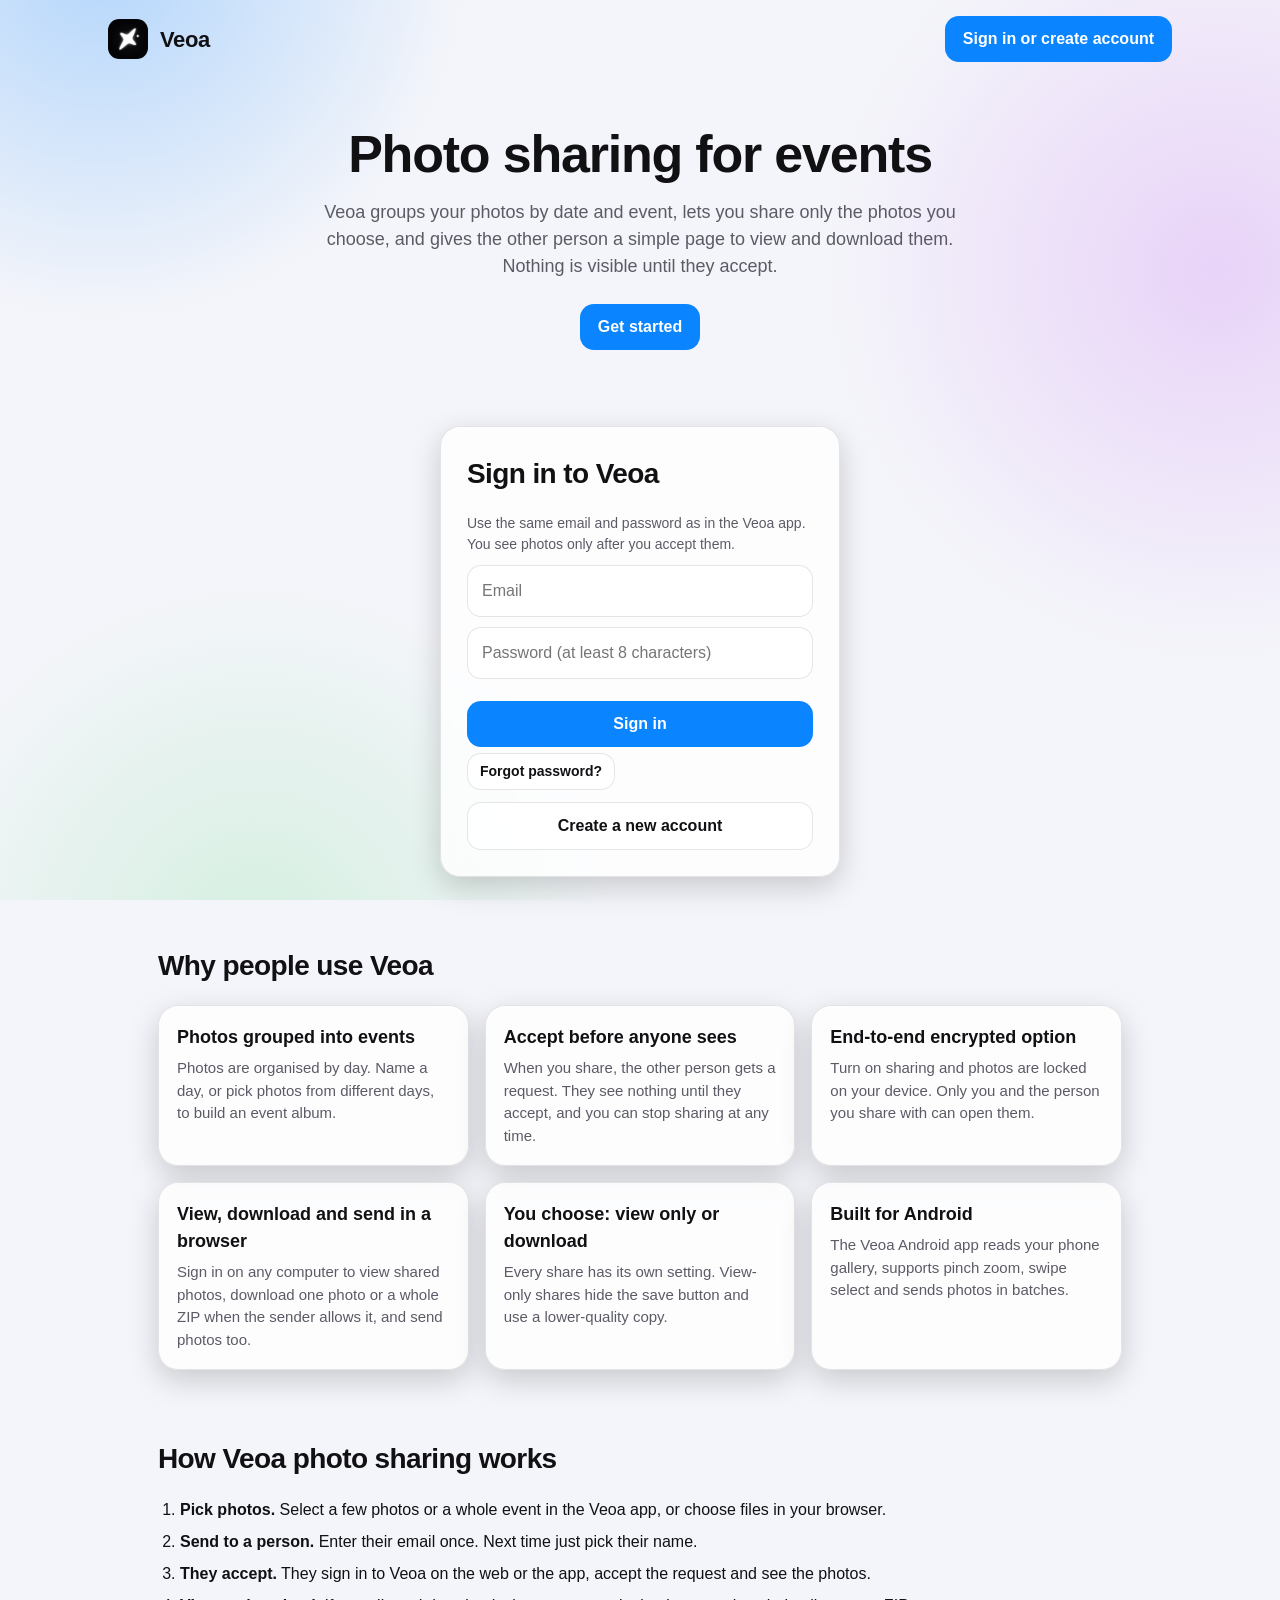
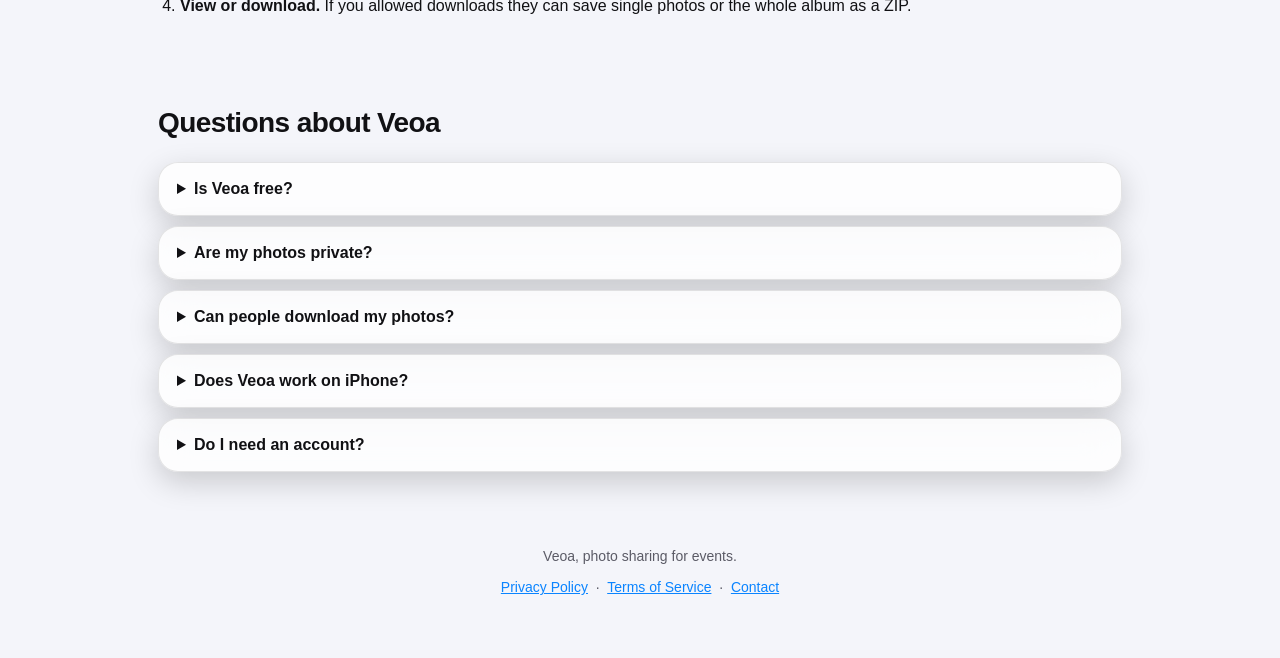
<file: index.html>
<!doctype html>
<html lang="en">
<head>
<meta charset="utf-8">
<meta name="viewport" content="width=device-width, initial-scale=1">
<meta http-equiv="Content-Security-Policy" content="default-src 'self'; script-src 'self'; style-src 'self' 'unsafe-inline'; img-src 'self' data: blob:; connect-src 'self' https://qixnxntmaeeeyetwsgdy.supabase.co; font-src 'self'; object-src 'none'; base-uri 'self'; form-action 'self'">
<meta name="referrer" content="strict-origin-when-cross-origin">
<title>Veoa – Event Photo Sharing & Gallery App</title>
<meta name="description" content="Veoa is an event photo sharing app for Android and web. Organize photos into event albums, share selected pictures, and let recipients accept before viewing or downloading.">
  <link rel="canonical" href="https://veoa.jo3.org/">
<meta name="robots" content="index, follow, max-image-preview:large">
<meta name="theme-color" content="#050507">

<!-- Google Search Console: paste your verification tag here, then remove the comment marks
<meta name="google-site-verification" content="PASTE-YOUR-CODE-HERE">
-->

<meta property="og:type" content="website">
<meta property="og:site_name" content="Veoa">
<meta property="og:title" content="Veoa – Event Photo Sharing & Gallery App">
<meta property="og:description" content="Organize event photos into albums and share selected pictures with friends and family.">
<meta property="og:url" content="https://veoa.jo3.org/">
<meta property="og:image" content="https://veoa.jo3.org/og.png">
<meta name="twitter:card" content="summary_large_image">
<meta name="twitter:title" content="Veoa – Event Photo Sharing & Gallery App">
<meta name="twitter:description" content="Organize event photos into albums and share selected pictures with friends and family.">
<meta name="twitter:image" content="https://veoa.jo3.org/og.png">

<link rel="icon" href="favicon.ico" sizes="any">
<link rel="icon" type="image/png" sizes="32x32" href="favicon-32.png">
<link rel="apple-touch-icon" href="apple-touch-icon.png">
<link rel="manifest" href="site.webmanifest">
<link rel="stylesheet" href="style.css">

<script type="application/ld+json">
{
  "@context": "https://schema.org",
  "@graph": [
    {
      "@type": "WebSite",
      "name": "Veoa",
      "alternateName": "Veoa Photo Sharing",
      "url": "https://veoa.jo3.org/"
    },
    {
      "@type": "SoftwareApplication",
      "name": "Veoa",
      "applicationCategory": "MultimediaApplication",
      "operatingSystem": "Web, Android",
      "description": "photo sharing app: group photos into events, share selected photos, accept-first sharing and optional end-to-end encryption.",
      "url": "https://veoa.jo3.org/",
      "image": "https://veoa.jo3.org/og.png",
      "offers": { "@type": "Offer", "price": "0", "priceCurrency": "USD" }
    }
  ]
}
</script>
</head>
<body>

<div id="landing">
  <div class="top">
    <img src="icon-192.png" width="40" height="40" alt="Veoa logo">
    <span class="brand">Veoa</span>
    <a class="btn" href="#signin">Sign in or create account</a>
  </div>

  <main>
    <section class="hero">
      <h1>Photo sharing for events</h1>
      <p>Veoa groups your photos by date and event, lets you share only the photos you choose, and gives the other person a simple page to view and download them. Nothing is visible until they accept.</p>
      <a class="btn" href="#signin">Get started</a>
      <p><a id="dl" class="btn ghost hidden" href="#">Download the Android app</a></p>
      <p id="dlnote" class="dim"></p>
    </section>

    <section class="block" id="signin" aria-label="Sign in">
      <div id="loginSlot"></div>
    </section>

    <section class="block" aria-labelledby="why">
      <h2 id="why">Why people use Veoa</h2>
      <div class="cards">
        <div class="glass"><h3>Photos grouped into events</h3><p>Photos are organised by day. Name a day, or pick photos from different days, to build an event album.</p></div>
        <div class="glass"><h3>Accept before anyone sees</h3><p>When you share, the other person gets a request. They see nothing until they accept, and you can stop sharing at any time.</p></div>
        <div class="glass"><h3>End-to-end encrypted option</h3><p>Turn on sharing and photos are locked on your device. Only you and the person you share with can open them.</p></div>
        <div class="glass"><h3>View, download and send in a browser</h3><p>Sign in on any computer to view shared photos, download one photo or a whole ZIP when the sender allows it, and send photos too.</p></div>
        <div class="glass"><h3>You choose: view only or download</h3><p>Every share has its own setting. View-only shares hide the save button and use a lower-quality copy.</p></div>
        <div class="glass"><h3>Built for Android</h3><p>The Veoa Android app reads your phone gallery, supports pinch zoom, swipe select and sends photos in batches.</p></div>
      </div>
    </section>

    <section class="block" aria-labelledby="how">
      <h2 id="how">How Veoa photo sharing works</h2>
      <ol class="steps">
        <li><strong>Pick photos.</strong> Select a few photos or a whole event in the Veoa app, or choose files in your browser.</li>
        <li><strong>Send to a person.</strong> Enter their email once. Next time just pick their name.</li>
        <li><strong>They accept.</strong> They sign in to Veoa on the web or the app, accept the request and see the photos.</li>
        <li><strong>View or download.</strong> If you allowed downloads they can save single photos or the whole album as a ZIP.</li>
      </ol>
    </section>

    <section class="block" aria-labelledby="faq">
      <h2 id="faq">Questions about Veoa</h2>
      <details class="glass"><summary>Is Veoa free?</summary><p>Yes, Veoa is free to use.</p></details>
      <details class="glass"><summary>Are my photos private?</summary><p>Photos are shared only with the people you pick. They must accept first and you can stop sharing at any time, which deletes the shared copies. With end-to-end encryption on, only you and the receiver can open the photos, not even the server.</p></details>
      <details class="glass"><summary>Can people download my photos?</summary><p>Only if you allow it for that share. Anyone who can see a photo on their screen could still capture it, so share view-only photos only with people you trust.</p></details>
      <details class="glass"><summary>Does Veoa work on iPhone?</summary><p>The Veoa mobile app is for Android. The website works in any modern browser on a computer, iPhone or Android phone.</p></details>
      <details class="glass"><summary>Do I need an account?</summary><p>Yes. Create a free account with your email so the right person receives the photos you share.</p></details>
    </section>
  </main>

  <footer class="site">Veoa, photo sharing for events.
  <span style="display:block;margin-top:10px">
    <a href="privacy.html">Privacy Policy</a> &nbsp;·&nbsp;
    <a href="terms.html">Terms of Service</a> &nbsp;·&nbsp;
    <a href="mailto:rajamari654@gmail.com">Contact</a>
  </span>
</footer>
</div>

<div id="app" class="wrap" hidden></div>

<div id="lb">
  <div class="bar"><button class="btn ghost" id="lbClose">Close</button><span id="lbCount" class="flex1"></span><button class="btn" id="lbDl">Download</button></div>
  <button class="nav prev" id="lbPrev" aria-label="Previous">&#8249;</button>
  <img id="lbImg" alt="">
  <button class="nav next" id="lbNext" aria-label="Next">&#8250;</button>
</div>
<div id="toast" role="status"></div>
<noscript><p>Veoa needs JavaScript to sign in and show your photos.</p></noscript>

<script src="evora-crypto.js"></script>
<script src="jszip.min.js"></script>
<script src="app.js"></script>
</body>
</html>
</file>
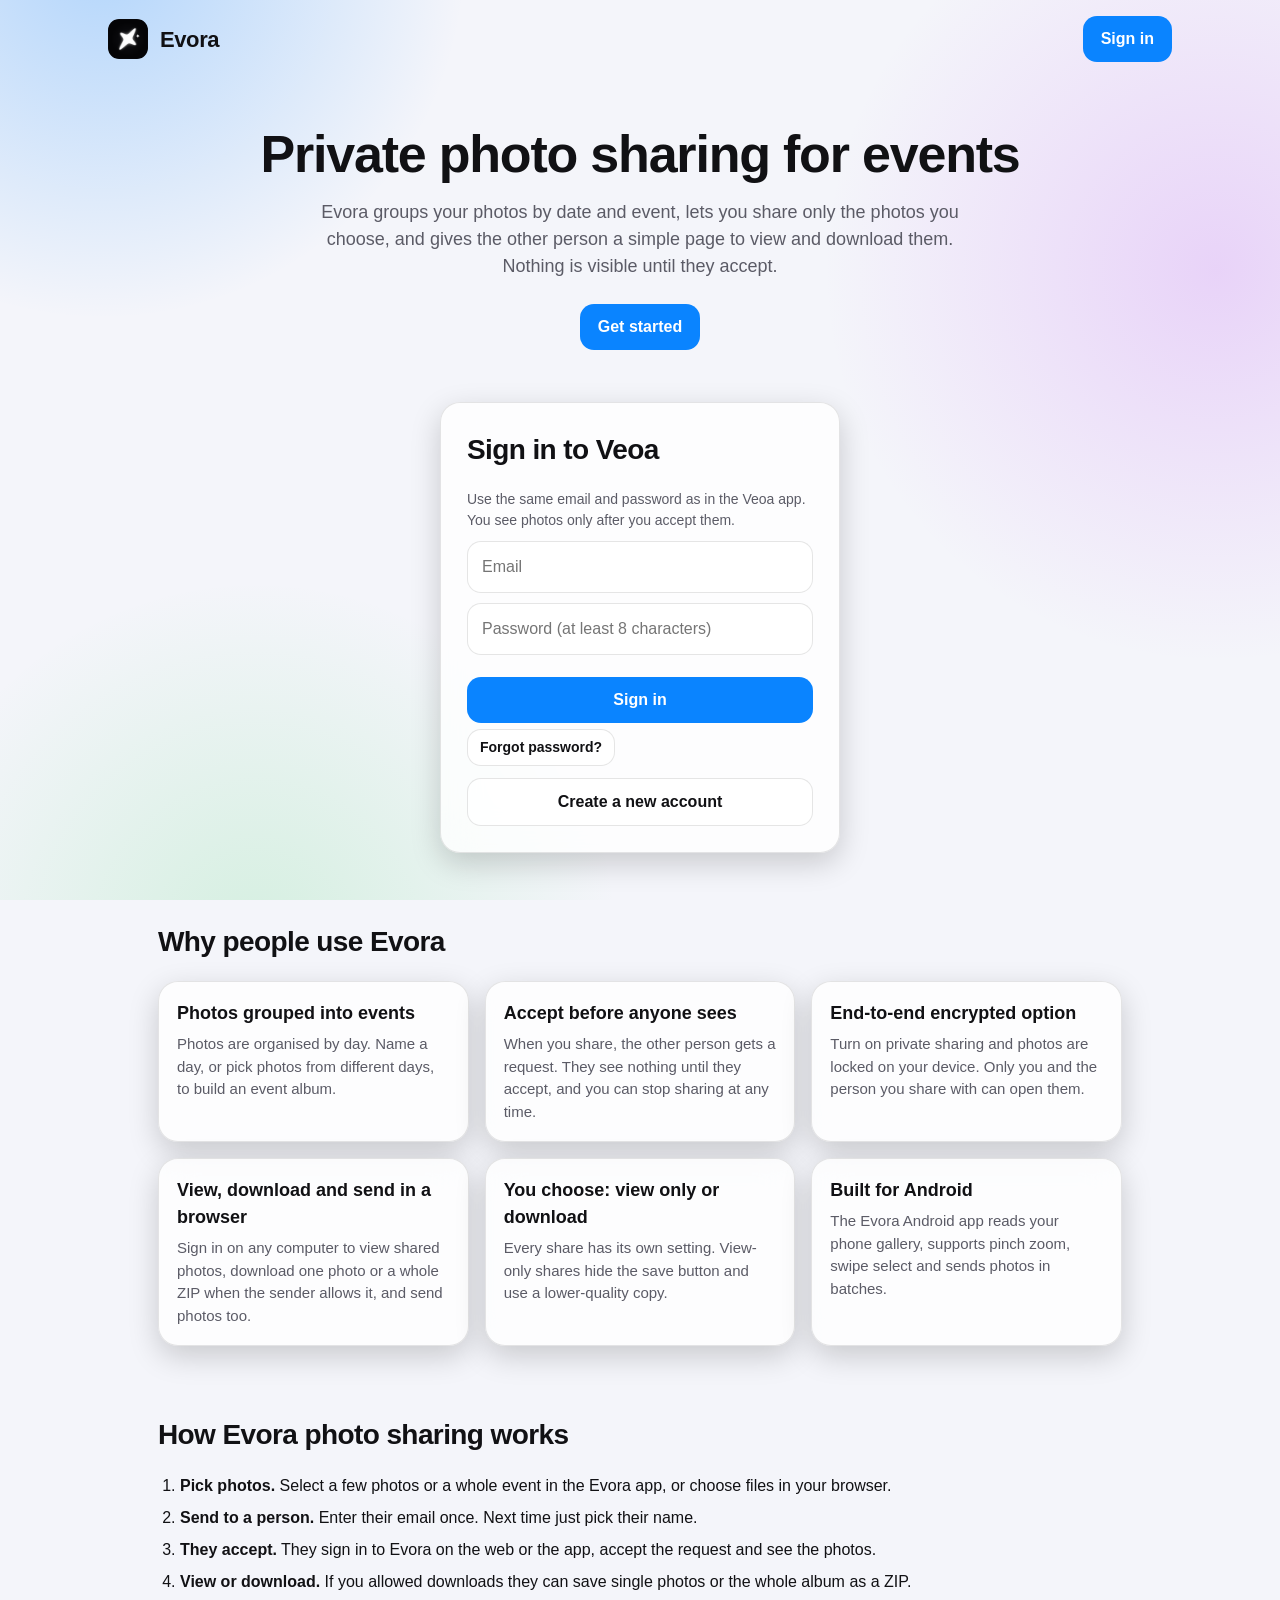
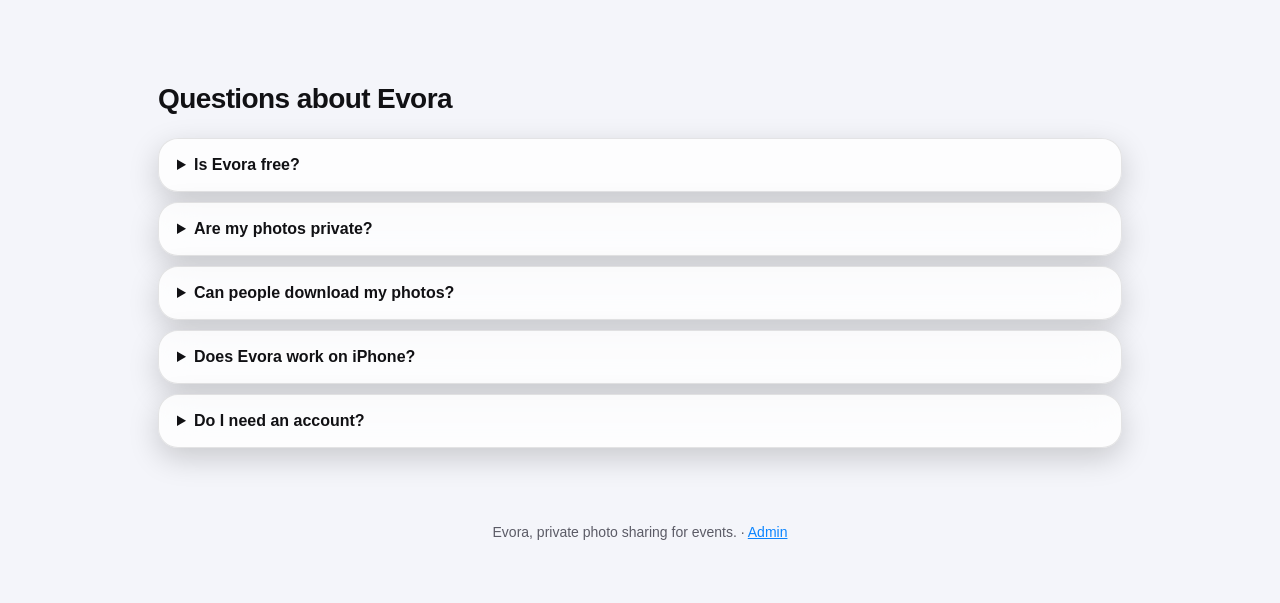
<file: Evora-Website/index.html>
<!doctype html>
<html lang="en">
<head>
<meta charset="utf-8">
<meta name="viewport" content="width=device-width, initial-scale=1">
<title>Evora: Private Photo Sharing for Events (Web and Android)</title>
<meta name="description" content="Evora is a private photo sharing app. Group photos into events, share only what you choose, and let people view or download them from any browser. End-to-end encrypted option.">
<link rel="canonical" href="https://evora.netlify.app/">
<meta name="robots" content="index, follow, max-image-preview:large">
<meta name="theme-color" content="#050507">

<!-- Google Search Console: paste your verification tag here, then remove the comment marks
<meta name="google-site-verification" content="PASTE-YOUR-CODE-HERE">
-->

<meta property="og:type" content="website">
<meta property="og:site_name" content="Evora">
<meta property="og:title" content="Evora: Private Photo Sharing for Events">
<meta property="og:description" content="Group photos into events and share only what you choose. View, download and send photos from your browser or your Android phone.">
<meta property="og:url" content="https://evora.netlify.app/">
<meta property="og:image" content="https://evora.netlify.app/og.png">
<meta name="twitter:card" content="summary_large_image">
<meta name="twitter:title" content="Evora: Private Photo Sharing for Events">
<meta name="twitter:description" content="Group photos into events and share only what you choose. End-to-end encrypted option.">
<meta name="twitter:image" content="https://evora.netlify.app/og.png">

<link rel="icon" href="/favicon.ico" sizes="any">
<link rel="icon" type="image/png" sizes="32x32" href="/favicon-32.png">
<link rel="apple-touch-icon" href="/apple-touch-icon.png">
<link rel="manifest" href="/site.webmanifest">
<link rel="stylesheet" href="/style.css">

<script type="application/ld+json">
{
  "@context": "https://schema.org",
  "@graph": [
    {
      "@type": "WebSite",
      "name": "Evora",
      "alternateName": "Evora Photo Sharing",
      "url": "https://evora.netlify.app/"
    },
    {
      "@type": "SoftwareApplication",
      "name": "Evora",
      "applicationCategory": "MultimediaApplication",
      "operatingSystem": "Web, Android",
      "description": "Private photo sharing app: group photos into events, share selected photos, accept-first sharing and optional end-to-end encryption.",
      "url": "https://evora.netlify.app/",
      "image": "https://evora.netlify.app/og.png",
      "offers": { "@type": "Offer", "price": "0", "priceCurrency": "USD" }
    }
  ]
}
</script>
</head>
<body>

<div id="landing">
  <div class="top">
    <img src="/icon-192.png" width="40" height="40" alt="Evora logo">
    <span class="brand">Evora</span>
    <a class="btn" href="#signin">Sign in</a>
  </div>

  <main>
    <section class="hero">
      <h1>Private photo sharing for events</h1>
      <p>Evora groups your photos by date and event, lets you share only the photos you choose, and gives the other person a simple page to view and download them. Nothing is visible until they accept.</p>
      <a class="btn" href="#signin">Get started</a>
    </section>

    <section class="block" id="signin" aria-label="Sign in">
      <div id="loginSlot"></div>
    </section>

    <section class="block" aria-labelledby="why">
      <h2 id="why">Why people use Evora</h2>
      <div class="cards">
        <div class="glass"><h3>Photos grouped into events</h3><p>Photos are organised by day. Name a day, or pick photos from different days, to build an event album.</p></div>
        <div class="glass"><h3>Accept before anyone sees</h3><p>When you share, the other person gets a request. They see nothing until they accept, and you can stop sharing at any time.</p></div>
        <div class="glass"><h3>End-to-end encrypted option</h3><p>Turn on private sharing and photos are locked on your device. Only you and the person you share with can open them.</p></div>
        <div class="glass"><h3>View, download and send in a browser</h3><p>Sign in on any computer to view shared photos, download one photo or a whole ZIP when the sender allows it, and send photos too.</p></div>
        <div class="glass"><h3>You choose: view only or download</h3><p>Every share has its own setting. View-only shares hide the save button and use a lower-quality copy.</p></div>
        <div class="glass"><h3>Built for Android</h3><p>The Evora Android app reads your phone gallery, supports pinch zoom, swipe select and sends photos in batches.</p></div>
      </div>
    </section>

    <section class="block" aria-labelledby="how">
      <h2 id="how">How Evora photo sharing works</h2>
      <ol class="steps">
        <li><strong>Pick photos.</strong> Select a few photos or a whole event in the Evora app, or choose files in your browser.</li>
        <li><strong>Send to a person.</strong> Enter their email once. Next time just pick their name.</li>
        <li><strong>They accept.</strong> They sign in to Evora on the web or the app, accept the request and see the photos.</li>
        <li><strong>View or download.</strong> If you allowed downloads they can save single photos or the whole album as a ZIP.</li>
      </ol>
    </section>

    <section class="block" aria-labelledby="faq">
      <h2 id="faq">Questions about Evora</h2>
      <details class="glass"><summary>Is Evora free?</summary><p>Yes, Evora is free to use.</p></details>
      <details class="glass"><summary>Are my photos private?</summary><p>Photos are shared only with the people you pick. They must accept first and you can stop sharing at any time, which deletes the shared copies. With end-to-end encryption on, only you and the receiver can open the photos, not even the server.</p></details>
      <details class="glass"><summary>Can people download my photos?</summary><p>Only if you allow it for that share. Anyone who can see a photo on their screen could still capture it, so share view-only photos only with people you trust.</p></details>
      <details class="glass"><summary>Does Evora work on iPhone?</summary><p>The Evora mobile app is for Android. The website works in any modern browser on a computer, iPhone or Android phone.</p></details>
      <details class="glass"><summary>Do I need an account?</summary><p>Yes. Create a free account with your email so the right person receives the photos you share.</p></details>
    </section>
  </main>

  <footer class="site">Evora, private photo sharing for events. · <a href="/admin.html" rel="nofollow">Admin</a></footer>
</div>

<div id="app" class="wrap" hidden></div>

<div id="lb">
  <div class="bar"><button class="btn ghost" id="lbClose">Close</button><span id="lbCount" class="flex1"></span><button class="btn" id="lbDl">Download</button></div>
  <button class="nav prev" id="lbPrev" aria-label="Previous">&#8249;</button>
  <img id="lbImg" alt="">
  <button class="nav next" id="lbNext" aria-label="Next">&#8250;</button>
</div>
<div id="toast" role="status"></div>
<noscript><p>Evora needs JavaScript to sign in and show your photos.</p></noscript>

<script src="/evora-crypto.js"></script>
<script src="/app.js"></script>
</body>
</html>
</file>
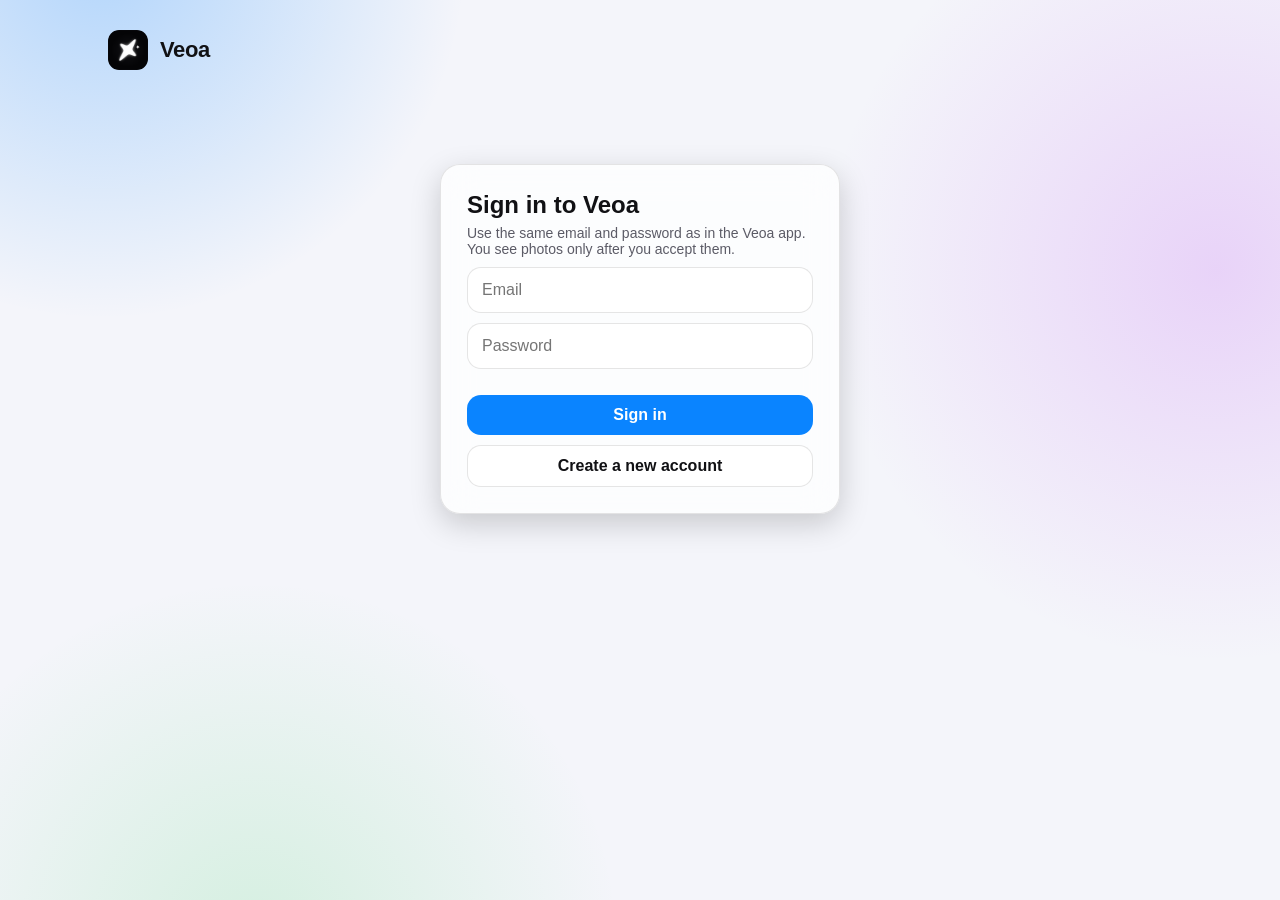
<file: web/index.html>
<!doctype html>
<html lang="en">
<head>
<meta charset="utf-8">
<meta name="viewport" content="width=device-width, initial-scale=1">
<title>Veoa</title>
<link rel="icon" href="[data-uri]">
<style>
  :root { --bg:#050507; --ink:#f5f5f7; --dim:#a1a1aa; --card:rgba(255,255,255,.07); --line:rgba(255,255,255,.14); --accent:#0a84ff; --green:#30d158; --red:#ff453a; }
  @media (prefers-color-scheme: light) {
    :root { --bg:#f4f5fa; --ink:#111114; --dim:#5b5b66; --card:rgba(255,255,255,.75); --line:rgba(0,0,0,.1); }
  }
  * { box-sizing: border-box; }
  body { margin:0; min-height:100vh; color:var(--ink); background:var(--bg);
    font-family: Inter, -apple-system, "Segoe UI", Roboto, Helvetica, Arial, sans-serif;
    background-image: radial-gradient(520px 520px at 8% -5%, rgba(10,132,255,.28), transparent 70%),
                      radial-gradient(560px 560px at 95% 30%, rgba(191,90,242,.22), transparent 70%),
                      radial-gradient(520px 520px at 20% 105%, rgba(48,209,88,.16), transparent 70%);
    background-attachment: fixed; }
  .wrap { max-width: 1100px; margin: 0 auto; padding: 20px 18px 80px; }
  header { display:flex; align-items:center; gap:12px; padding:10px 0 22px; }
  header img { width:40px; height:40px; border-radius:11px; }
  header h1 { margin:0; font-size:22px; letter-spacing:-.4px; flex:1; }
  .glass { background:var(--card); border:1px solid var(--line); border-radius:20px;
    backdrop-filter: blur(18px); -webkit-backdrop-filter: blur(18px); box-shadow: 0 10px 30px rgba(0,0,0,.18); }
  .btn { appearance:none; border:0; border-radius:14px; padding:11px 18px; font:inherit; font-weight:600; cursor:pointer;
    background:var(--accent); color:#fff; }
  .btn.ghost { background:var(--card); color:var(--ink); border:1px solid var(--line); }
  .btn.red { background:var(--red); } .btn.green { background:var(--green); color:#04210d; }
  .btn:disabled { opacity:.5; cursor:default; }
  input { width:100%; padding:13px 14px; border-radius:14px; border:1px solid var(--line); background:var(--card); color:var(--ink); font:inherit; margin-top:10px; }
  .login { max-width:400px; margin:8vh auto 0; padding:26px; }
  .login h2 { margin:0 0 6px; font-size:24px; }
  .dim { color:var(--dim); font-size:14px; }
  .err { color:var(--red); margin-top:10px; font-size:14px; }
  .tabs { display:inline-flex; padding:4px; gap:4px; border-radius:16px; margin-bottom:22px; }
  .tabs button { border:0; background:transparent; color:var(--ink); padding:9px 16px; border-radius:12px; font:inherit; font-weight:600; cursor:pointer; }
  .tabs button.on { background:var(--accent); color:#fff; }
  .badge { background:var(--red); color:#fff; border-radius:10px; padding:1px 7px; font-size:12px; margin-left:6px; }
  .sender { margin:26px 0 12px; display:flex; align-items:center; gap:10px; font-weight:700; }
  .av { width:34px; height:34px; border-radius:50%; display:grid; place-items:center; color:#fff; font-weight:700;
    background:linear-gradient(135deg,#0a84ff,#5e5ce6); }
  .grid { display:grid; grid-template-columns:repeat(auto-fill,minmax(240px,1fr)); gap:16px; }
  .card { padding:16px; cursor:pointer; transition: transform .15s; }
  .card:hover { transform: translateY(-2px); }
  .card h3 { margin:0 0 4px; font-size:17px; }
  .row { display:flex; gap:10px; align-items:center; flex-wrap:wrap; }
  .pill { font-size:12px; padding:3px 9px; border-radius:20px; border:1px solid var(--line); color:var(--dim); }
  .pill.ok { color:var(--green); border-color:var(--green); }
  .photos { display:grid; grid-template-columns:repeat(auto-fill,minmax(170px,1fr)); gap:10px; margin-top:16px; }
  .ph { position:relative; aspect-ratio:1; border-radius:14px; overflow:hidden; background:rgba(128,128,128,.18); cursor:zoom-in; }
  .ph img { width:100%; height:100%; object-fit:cover; display:block; opacity:0; transition:opacity .25s; }
  .ph img.in { opacity:1; }
  .ph .dl { position:absolute; right:8px; bottom:8px; width:34px; height:34px; border-radius:50%; border:0; cursor:pointer;
    background:rgba(0,0,0,.6); color:#fff; font-size:16px; }
  .empty { text-align:center; padding:60px 10px; color:var(--dim); }
  #lb { position:fixed; inset:0; background:rgba(0,0,0,.94); display:none; z-index:20; align-items:center; justify-content:center; }
  #lb.on { display:flex; }
  #lb img { max-width:94vw; max-height:86vh; border-radius:8px; }
  #lb .bar { position:absolute; top:0; left:0; right:0; display:flex; gap:10px; align-items:center; padding:14px; color:#fff; }
  #lb .nav { position:absolute; top:50%; transform:translateY(-50%); width:46px; height:46px; border-radius:50%; border:0; background:rgba(255,255,255,.16); color:#fff; font-size:22px; cursor:pointer; }
  #toast { position:fixed; left:50%; bottom:26px; transform:translateX(-50%); background:#111; color:#fff; padding:12px 18px; border-radius:14px; display:none; z-index:30; }
</style>
</head>
<body>
<div class="wrap" id="app"></div>
<div id="lb">
  <div class="bar"><button class="btn ghost" id="lbClose">Close</button><span id="lbCount" style="flex:1"></span><button class="btn" id="lbDl">Download</button></div>
  <button class="nav" id="lbPrev" style="left:16px">&#8249;</button>
  <img id="lbImg" alt="">
  <button class="nav" id="lbNext" style="right:16px">&#8250;</button>
</div>
<div id="toast"></div>

<script>
const SB = 'https://qixnxntmaeeeyetwsgdy.supabase.co', KEY = 'eyJhbGciOiJIUzI1NiIsInR5cCI6IkpXVCJ9.eyJpc3MiOiJzdXBhYmFzZSIsInJlZiI6InFpeG54bnRtYWVlZXlldHdzZ2R5Iiwicm9sZSI6ImFub24iLCJpYXQiOjE3OTMyNzE0ODEsImV4cCI6MjEwODg0NzQ4MX0.FIAPEiucXRikt9PdNtgUc5wCO1TMaCaUTkUfaKbHCeg';
const LOGO = document.querySelector('link[rel=icon]').href;
const $ = (s) => document.querySelector(s);

function el(tag, props, ...kids) {
  const e = document.createElement(tag);
  for (const [k, v] of Object.entries(props || {})) {
    if (k === 'class') e.className = v;
    else if (k === 'text') e.textContent = v;
    else if (k.startsWith('on')) e.addEventListener(k.slice(2), v);
    else e.setAttribute(k, v);
  }
  for (const c of kids.flat()) if (c != null) e.append(c.nodeType ? c : document.createTextNode(c));
  return e;
}
function toast(msg) { const t = $('#toast'); t.textContent = msg; t.style.display = 'block'; clearTimeout(toast.t); toast.t = setTimeout(() => t.style.display = 'none', 3200); }
const nameOf = (email) => { const u = (email || '').split('@')[0] || '?'; return u.charAt(0).toUpperCase() + u.slice(1); };
const safe = (s) => (s || 'photos').replace(/[^\w\- ]+/g, '_');

// ---------- session ----------
let session = JSON.parse(localStorage.getItem('Veoa_session') || 'null');
function save(s) { session = s; s ? localStorage.setItem('Veoa_session', JSON.stringify(s)) : localStorage.removeItem('Veoa_session'); }
async function auth(path, body) {
  const r = await fetch(SB + '/auth/v1/' + path, { method: 'POST', headers: { apikey: KEY, 'Content-Type': 'application/json' }, body: JSON.stringify(body) });
  const j = await r.json().catch(() => ({}));
  if (!r.ok) throw new Error(j.msg || j.error_description || j.message || 'Error ' + r.status);
  return j;
}
function setSession(j) {
  if (!j.access_token) throw new Error('Account created. Confirm your email, then sign in.');
  save({ access: j.access_token, refresh: j.refresh_token, email: (j.user.email || '').toLowerCase(), uid: j.user.id });
}
async function refresh() {
  if (!session) return false;
  try { setSession(await auth('token?grant_type=refresh_token', { refresh_token: session.refresh })); return true; }
  catch (e) { save(null); return false; }
}
async function api(path, opts = {}, retry = true) {
  const r = await fetch(SB + path, { ...opts, headers: { apikey: KEY, Authorization: 'Bearer ' + session.access, ...(opts.headers || {}) } });
  if (r.status === 401 && retry && await refresh()) return api(path, opts, false);
  if (r.status === 401) { save(null); render(); throw new Error('Signed out'); }
  return r;
}

// ---------- data ----------
let shares = [], tab = 'shared', album = null, loading = false;
const incoming = () => shares.filter((s) => s.owner_id !== session.uid);
async function loadShares() {
  loading = true; render();
  try {
    const r = await api('/rest/v1/shares?select=*&order=created_at.desc');
    if (!r.ok) throw new Error((await r.json()).message || 'Could not load shares');
    shares = await r.json();
  } catch (e) { toast(e.message); }
  loading = false; render();
}
async function respond(id, accept) {
  const r = await api('/rest/v1/rpc/respond_share', { method: 'POST', headers: { 'Content-Type': 'application/json' }, body: JSON.stringify({ p_share_id: id, p_accept: accept }) });
  if (!r.ok) toast((await r.json()).message || 'Could not answer'); else toast(accept ? 'Accepted. You can now view the photos.' : 'Declined.');
  await loadShares();
}

// ---------- photos ----------
const blobCache = new Map();
const thumbOf = (p) => p.replace(/\/(\d+)\.jpg$/, '/t$1.jpg');
function fetchBlobUrl(path) {
  if (!blobCache.has(path)) {
    blobCache.set(path, (async () => {
      const r = await api('/storage/v1/object/authenticated/shared/' + path);
      if (!r.ok) throw new Error('missing');
      return URL.createObjectURL(await r.blob());
    })());
  }
  return blobCache.get(path);
}
async function thumbUrl(path) { try { return await fetchBlobUrl(thumbOf(path)); } catch (e) { return fetchBlobUrl(path); } }
async function saveFile(path, name) {
  const r = await api('/storage/v1/object/authenticated/shared/' + path);
  if (!r.ok) { toast('Could not download'); return; }
  const url = URL.createObjectURL(await r.blob());
  const a = el('a', { href: url, download: name }); document.body.append(a); a.click(); a.remove();
  setTimeout(() => URL.revokeObjectURL(url), 4000);
}
function loadScript(src) { return new Promise((res, rej) => { const s = document.createElement('script'); s.src = src; s.onload = res; s.onerror = rej; document.head.append(s); }); }
async function downloadAll(btn) {
  const { share, paths } = album;
  const old = btn.textContent; btn.disabled = true;
  try {
    if (!window.JSZip) await loadScript('https://cdnjs.cloudflare.com/ajax/libs/jszip/3.10.1/jszip.min.js');
    const zip = new JSZip();
    for (let i = 0; i < paths.length; i++) {
      btn.textContent = 'Preparing ' + (i + 1) + ' / ' + paths.length;
      const r = await api('/storage/v1/object/authenticated/shared/' + paths[i]);
      if (r.ok) zip.file(safe(share.title) + '-' + (i + 1) + '.jpg', await r.blob());
    }
    btn.textContent = 'Creating ZIP...';
    const blob = await zip.generateAsync({ type: 'blob', compression: 'STORE' });
    const url = URL.createObjectURL(blob);
    const a = el('a', { href: url, download: safe(share.title) + '.zip' }); document.body.append(a); a.click(); a.remove();
    setTimeout(() => URL.revokeObjectURL(url), 8000);
  } catch (e) { toast('Could not create the ZIP. Try downloading single photos.'); }
  btn.textContent = old; btn.disabled = false;
}

// ---------- lightbox ----------
let lbIndex = 0;
async function openLb(i) {
  lbIndex = (i + album.paths.length) % album.paths.length;
  $('#lb').classList.add('on');
  $('#lbCount').textContent = (lbIndex + 1) + ' / ' + album.paths.length;
  $('#lbDl').style.display = album.share.allow_download ? '' : 'none';
  const img = $('#lbImg'); img.removeAttribute('src');
  const idx = lbIndex;
  try { const u = await fetchBlobUrl(album.paths[idx]); if (idx === lbIndex) img.src = u; } catch (e) { toast('Could not open this photo'); }
}
$('#lbClose').onclick = () => $('#lb').classList.remove('on');
$('#lbPrev').onclick = () => openLb(lbIndex - 1);
$('#lbNext').onclick = () => openLb(lbIndex + 1);
$('#lbDl').onclick = () => saveFile(album.paths[lbIndex], safe(album.share.title) + '-' + (lbIndex + 1) + '.jpg');
document.addEventListener('keydown', (e) => {
  if (!$('#lb').classList.contains('on')) return;
  if (e.key === 'Escape') $('#lb').classList.remove('on');
  if (e.key === 'ArrowLeft') openLb(lbIndex - 1);
  if (e.key === 'ArrowRight') openLb(lbIndex + 1);
});

// ---------- views ----------
const app = $('#app');
function header() {
  return el('header', {},
    el('img', { src: LOGO, alt: '' }), el('h1', { text: 'Veoa' }),
    session ? el('span', { class: 'dim', text: session.email }) : null,
    session ? el('button', { class: 'btn ghost', text: 'Refresh', onclick: loadShares }) : null,
    session ? el('button', { class: 'btn ghost', text: 'Sign out', onclick: () => { save(null); shares = []; album = null; render(); } }) : null);
}

function loginView() {
  let create = false;
  const email = el('input', { type: 'email', placeholder: 'Email', autocomplete: 'username' });
  const pass = el('input', { type: 'password', placeholder: 'Password', autocomplete: 'current-password' });
  const err = el('div', { class: 'err' });
  const go = el('button', { class: 'btn', text: 'Sign in', style: 'width:100%;margin-top:16px' });
  const sw = el('button', { class: 'btn ghost', text: 'Create a new account', style: 'width:100%;margin-top:10px' });
  async function submit() {
    err.textContent = ''; go.disabled = true;
    try {
      const body = { email: email.value.trim().toLowerCase(), password: pass.value };
      setSession(await auth(create ? 'signup' : 'token?grant_type=password', body));
      await loadShares();
    } catch (e) { err.textContent = e.message; }
    go.disabled = false;
  }
  go.onclick = submit;
  pass.addEventListener('keydown', (e) => { if (e.key === 'Enter') submit(); });
  sw.onclick = () => { create = !create; go.textContent = create ? 'Create account' : 'Sign in'; sw.textContent = create ? 'I already have an account' : 'Create a new account'; };
  return el('div', { class: 'glass login' },
    el('h2', { text: 'Sign in to Veoa' }),
    el('div', { class: 'dim', text: 'Use the same email and password as in the Veoa app. You see photos only after you accept them.' }),
    email, pass, err, go, sw);
}

function accessPill(s) { return el('span', { class: 'pill ' + (s.allow_download ? 'ok' : ''), text: s.allow_download ? 'Download allowed' : 'View only' }); }

function requestCard(s) {
  return el('div', { class: 'glass card', style: 'cursor:default' },
    el('div', { class: 'dim', text: nameOf(s.owner_email) + ' (' + s.owner_email + ') wants to share' }),
    el('h3', { text: s.title, style: 'margin-top:6px' }),
    el('div', { class: 'row', style: 'margin:8px 0 14px' }, el('span', { class: 'pill', text: s.item_count + ' photos' }), accessPill(s)),
    el('div', { class: 'row' },
      el('button', { class: 'btn green', text: 'Accept', onclick: () => respond(s.id, true) }),
      el('button', { class: 'btn ghost', text: 'Decline', onclick: () => respond(s.id, false) })));
}

function albumCard(s) {
  return el('div', { class: 'glass card', onclick: () => openAlbum(s) },
    el('h3', { text: s.title }),
    el('div', { class: 'dim', text: new Date(s.created_at).toLocaleString() }),
    el('div', { class: 'row', style: 'margin-top:10px' }, el('span', { class: 'pill', text: s.item_count + ' photos' }), accessPill(s)));
}

async function openAlbum(s) {
  album = { share: s, paths: null }; render();
  try {
    const r = await api('/rest/v1/share_items?share_id=eq.' + s.id + '&select=storage_path&order=position.asc');
    album.paths = r.ok ? (await r.json()).map((x) => x.storage_path) : [];
  } catch (e) { album.paths = []; }
  render();
}

function albumView() {
  const { share, paths } = album;
  const top = el('div', { class: 'row', style: 'margin-bottom:6px' },
    el('button', { class: 'btn ghost', text: 'Back', onclick: () => { album = null; render(); } }),
    el('h2', { text: share.title, style: 'margin:0 8px;flex:1' }));
  if (paths && paths.length && share.allow_download) {
    const b = el('button', { class: 'btn', text: 'Download all (ZIP)' });
    b.onclick = () => downloadAll(b); top.append(b);
  }
  const box = el('div', {}, top,
    el('div', { class: 'dim', text: 'From ' + nameOf(share.owner_email) + '. ' + (share.allow_download ? 'You can download these photos.' : 'View only: the sender did not allow downloads.') }));
  if (!paths) return box.append(el('div', { class: 'empty', text: 'Loading...' })), box;
  if (!paths.length) return box.append(el('div', { class: 'empty', text: 'This album is no longer available.' })), box;
  const grid = el('div', { class: 'photos' });
  const io = new IntersectionObserver((entries) => {
    for (const en of entries) {
      if (!en.isIntersecting) continue;
      io.unobserve(en.target);
      const img = en.target.querySelector('img');
      thumbUrl(en.target.dataset.path).then((u) => { img.src = u; img.onload = () => img.classList.add('in'); }).catch(() => {});
    }
  }, { rootMargin: '300px' });
  paths.forEach((p, i) => {
    const t = el('div', { class: 'ph', 'data-path': p, onclick: () => openLb(i) }, el('img', { alt: '' }));
    if (share.allow_download) t.append(el('button', { class: 'dl', title: 'Download', text: '\u2193', onclick: (e) => { e.stopPropagation(); saveFile(p, safe(share.title) + '-' + (i + 1) + '.jpg'); } }));
    grid.append(t); io.observe(t);
  });
  box.append(grid);
  return box;
}

function listView() {
  const reqs = incoming().filter((s) => s.status === 'pending');
  const acc = incoming().filter((s) => s.status === 'accepted');
  const tabs = el('div', { class: 'glass tabs' },
    el('button', { class: tab === 'shared' ? 'on' : '', text: 'Shared with me', onclick: () => { tab = 'shared'; render(); } }),
    el('button', { class: tab === 'req' ? 'on' : '', onclick: () => { tab = 'req'; render(); } }, 'Requests', reqs.length ? el('span', { class: 'badge', text: reqs.length }) : null));
  const box = el('div', {}, tabs);
  if (loading && !shares.length) return box.append(el('div', { class: 'empty', text: 'Loading...' })), box;
  if (tab === 'req') {
    if (!reqs.length) box.append(el('div', { class: 'empty', text: 'No requests right now.' }));
    else box.append(el('div', { class: 'grid' }, reqs.map(requestCard)));
    return box;
  }
  if (!acc.length) { box.append(el('div', { class: 'empty', text: 'Albums you accept appear here. Check Requests for new ones.' })); return box; }
  const bySender = new Map();
  for (const s of acc) { if (!bySender.has(s.owner_email)) bySender.set(s.owner_email, []); bySender.get(s.owner_email).push(s); }
  for (const [mail, list] of bySender) {
    box.append(el('div', { class: 'sender' }, el('div', { class: 'av', text: nameOf(mail).charAt(0) }), nameOf(mail), el('span', { class: 'dim', text: mail })));
    box.append(el('div', { class: 'grid' }, list.map(albumCard)));
  }
  return box;
}

function render() {
  app.replaceChildren(header(), !session ? loginView() : album ? albumView() : listView());
}

render();
if (session) loadShares();
</script>
</body>
</html>
</file>
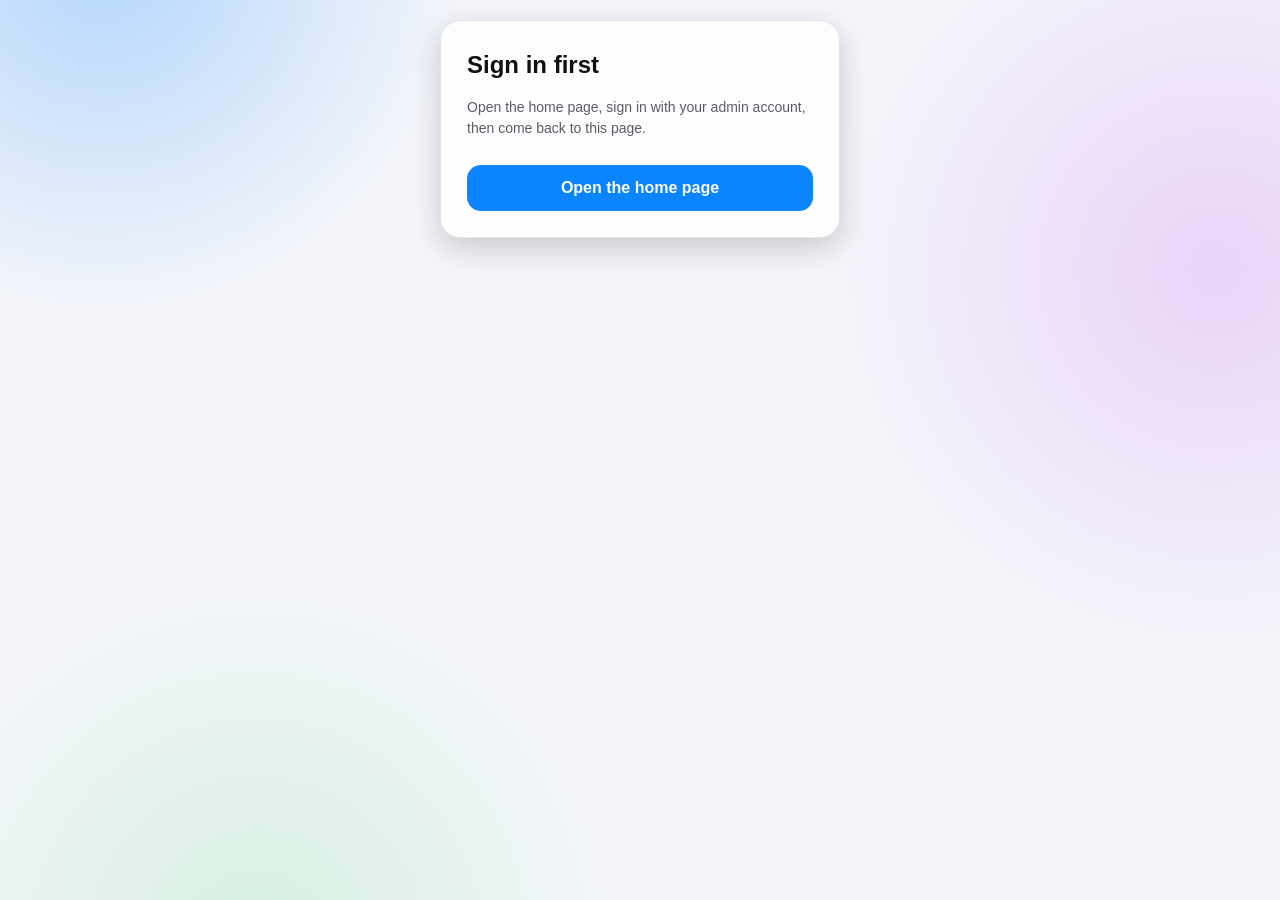
<file: admin.html>
<!doctype html>
<html lang="en">
<head>
<meta charset="utf-8">
<meta name="viewport" content="width=device-width, initial-scale=1">
<meta http-equiv="Content-Security-Policy" content="default-src 'self'; script-src 'self'; style-src 'self' 'unsafe-inline'; img-src 'self' data: blob:; connect-src 'self' https://qixnxntmaeeeyetwsgdy.supabase.co; font-src 'self'; object-src 'none'; base-uri 'self'; form-action 'self'">
<meta name="robots" content="noindex, nofollow">
<title>Veoa admin</title>
<link rel="icon" href="favicon.ico" sizes="any">
<link rel="stylesheet" href="style.css">
</head>
<body>
<div class="wrap" id="admin"></div>
<div id="toast" role="status"></div>
<script src="admin.js"></script>
</body>
</html>
</file>
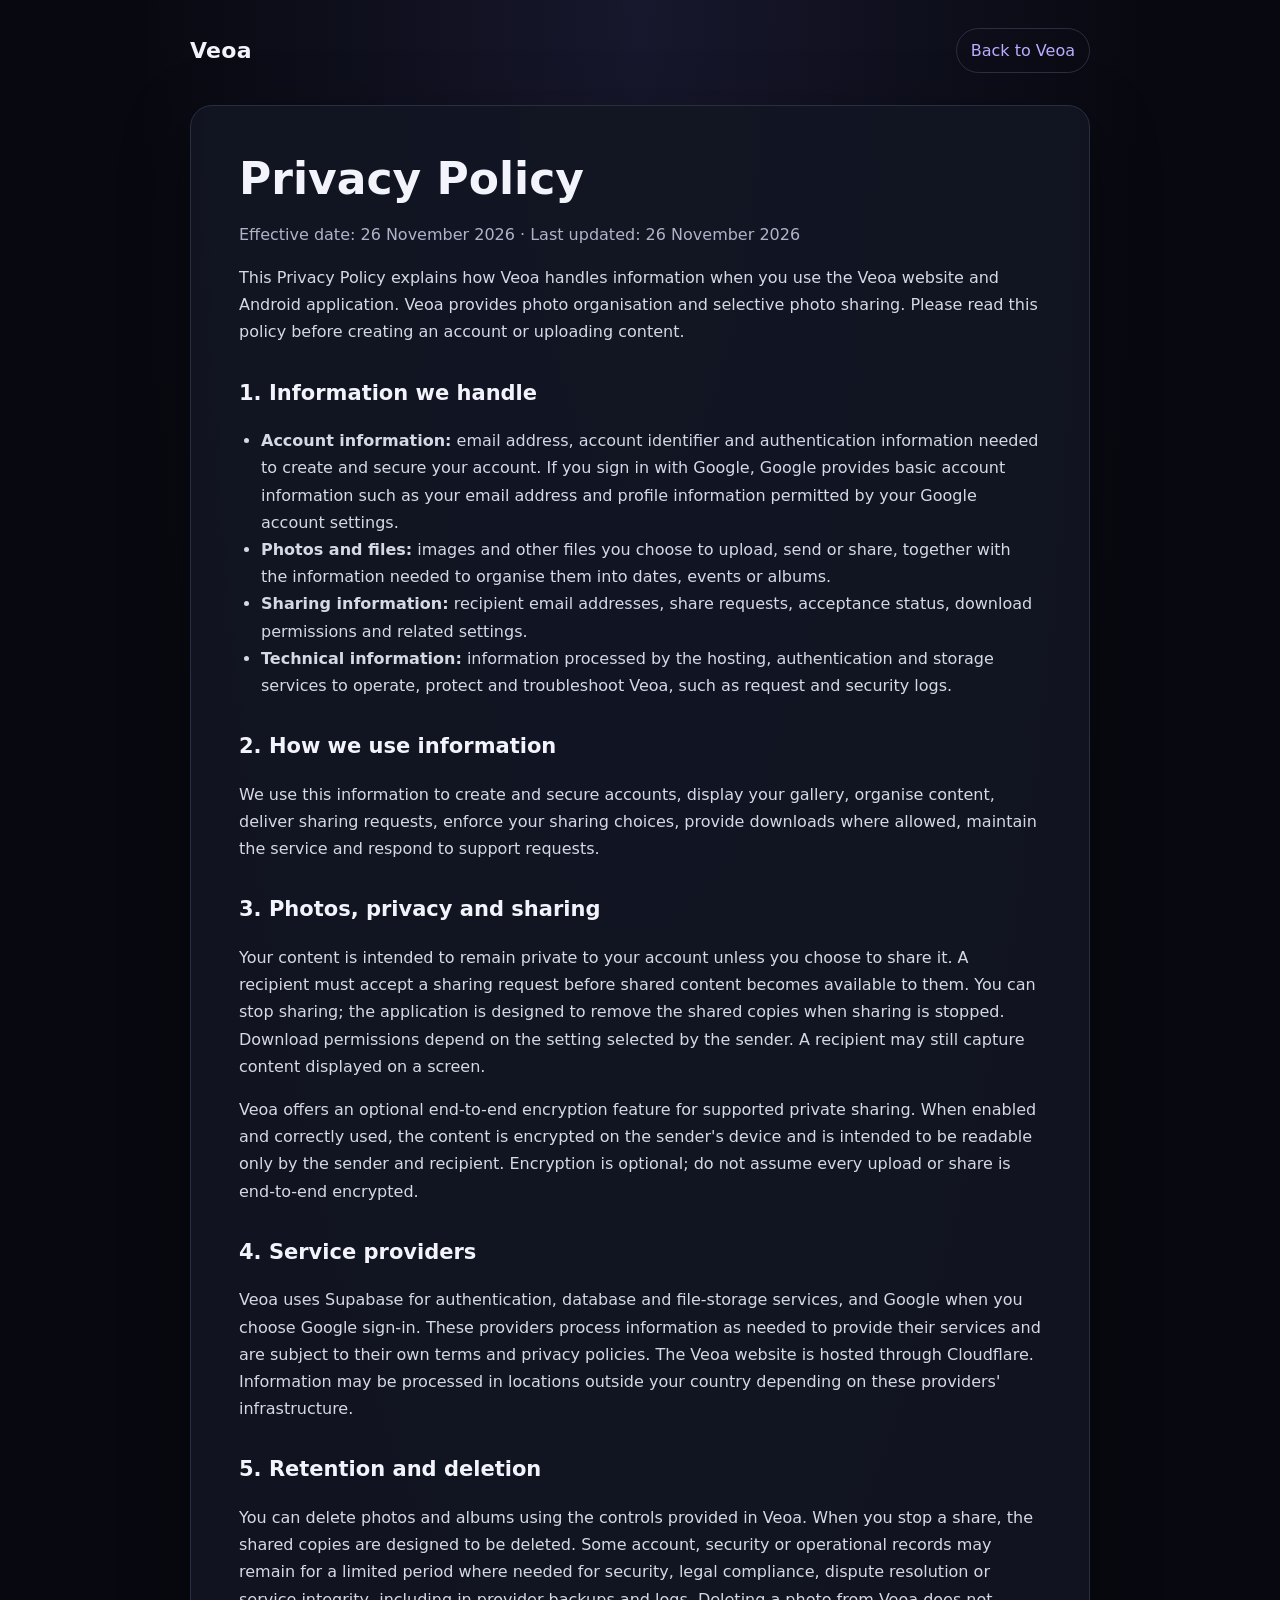
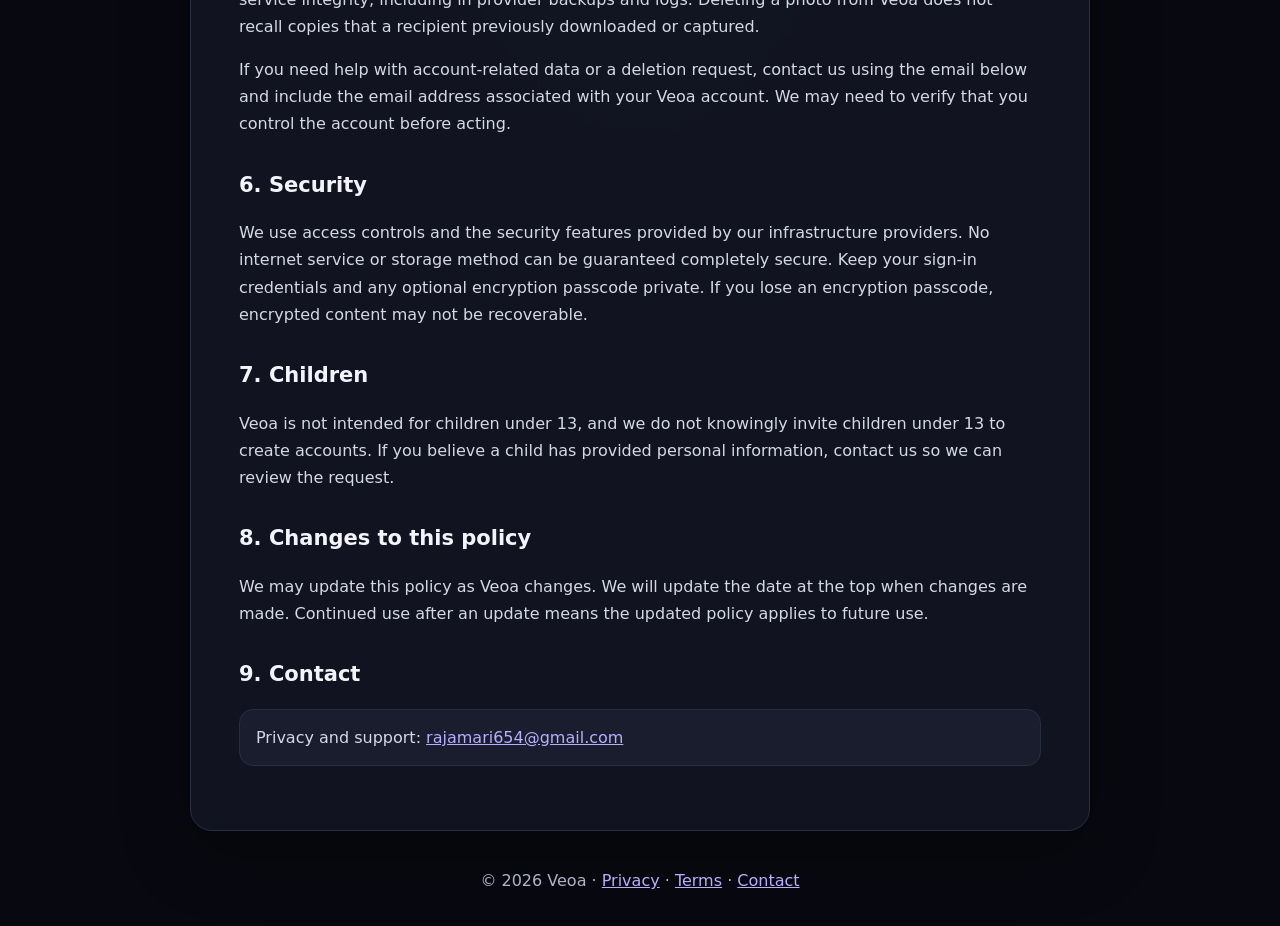
<file: privacy.html>
<!doctype html>
<html lang="en">
<head>
<meta charset="utf-8">
<meta name="viewport" content="width=device-width, initial-scale=1">
<meta name="theme-color" content="#080910">
<title>Privacy Policy | Veoa</title>
<style>
:root{color-scheme:dark;--bg:#080910;--panel:#121522;--text:#f3f4fb;--muted:#aeb4c8;--accent:#9c8cff;--line:#292e40}
*{box-sizing:border-box}body{margin:0;background:radial-gradient(ellipse at top,#17172d,var(--bg) 55%);color:var(--text);font:16px/1.7 system-ui,-apple-system,Segoe UI,sans-serif}
header,main,footer{width:min(900px,calc(100% - 32px));margin:auto}header{padding:28px 0 12px;display:flex;align-items:center;justify-content:space-between;gap:16px}.brand{font-weight:800;font-size:22px;letter-spacing:.3px}a{color:#b9adff}.back{text-decoration:none;border:1px solid var(--line);border-radius:999px;padding:8px 14px}main{background:rgba(18,21,34,.92);border:1px solid var(--line);border-radius:22px;padding:clamp(22px,5vw,48px);margin:20px auto 36px;box-shadow:0 20px 70px #0005}h1{font-size:clamp(30px,5vw,44px);line-height:1.15;margin:0 0 10px}h2{font-size:21px;margin:30px 0 8px}p,li{color:#d5d8e5}.muted,small{color:var(--muted)}ul{padding-left:22px}footer{padding:0 0 32px;color:var(--muted);text-align:center}.contact{padding:14px 16px;background:#1a1d2d;border:1px solid var(--line);border-radius:14px}
</style>
</head>
<body>
<header><a class="brand" href="index.html" style="text-decoration:none;color:inherit">Veoa</a><a class="back" href="index.html">Back to Veoa</a></header>
<main>
<h1>Privacy Policy</h1>
<p class="muted">Effective date: 26 November 2026 · Last updated: 26 November 2026</p>
<p>This Privacy Policy explains how Veoa handles information when you use the Veoa website and Android application. Veoa provides photo organisation and selective photo sharing. Please read this policy before creating an account or uploading content.</p>
<h2>1. Information we handle</h2>
<ul>
<li><strong>Account information:</strong> email address, account identifier and authentication information needed to create and secure your account. If you sign in with Google, Google provides basic account information such as your email address and profile information permitted by your Google account settings.</li>
<li><strong>Photos and files:</strong> images and other files you choose to upload, send or share, together with the information needed to organise them into dates, events or albums.</li>
<li><strong>Sharing information:</strong> recipient email addresses, share requests, acceptance status, download permissions and related settings.</li>
<li><strong>Technical information:</strong> information processed by the hosting, authentication and storage services to operate, protect and troubleshoot Veoa, such as request and security logs.</li>
</ul>
<h2>2. How we use information</h2>
<p>We use this information to create and secure accounts, display your gallery, organise content, deliver sharing requests, enforce your sharing choices, provide downloads where allowed, maintain the service and respond to support requests.</p>
<h2>3. Photos, privacy and sharing</h2>
<p>Your content is intended to remain private to your account unless you choose to share it. A recipient must accept a sharing request before shared content becomes available to them. You can stop sharing; the application is designed to remove the shared copies when sharing is stopped. Download permissions depend on the setting selected by the sender. A recipient may still capture content displayed on a screen.</p>
<p>Veoa offers an optional end-to-end encryption feature for supported private sharing. When enabled and correctly used, the content is encrypted on the sender's device and is intended to be readable only by the sender and recipient. Encryption is optional; do not assume every upload or share is end-to-end encrypted.</p>
<h2>4. Service providers</h2>
<p>Veoa uses Supabase for authentication, database and file-storage services, and Google when you choose Google sign-in. These providers process information as needed to provide their services and are subject to their own terms and privacy policies. The Veoa website is hosted through Cloudflare. Information may be processed in locations outside your country depending on these providers' infrastructure.</p>
<h2>5. Retention and deletion</h2>
<p>You can delete photos and albums using the controls provided in Veoa. When you stop a share, the shared copies are designed to be deleted. Some account, security or operational records may remain for a limited period where needed for security, legal compliance, dispute resolution or service integrity, including in provider backups and logs. Deleting a photo from Veoa does not recall copies that a recipient previously downloaded or captured.</p>
<p>If you need help with account-related data or a deletion request, contact us using the email below and include the email address associated with your Veoa account. We may need to verify that you control the account before acting.</p>
<h2>6. Security</h2>
<p>We use access controls and the security features provided by our infrastructure providers. No internet service or storage method can be guaranteed completely secure. Keep your sign-in credentials and any optional encryption passcode private. If you lose an encryption passcode, encrypted content may not be recoverable.</p>
<h2>7. Children</h2>
<p>Veoa is not intended for children under 13, and we do not knowingly invite children under 13 to create accounts. If you believe a child has provided personal information, contact us so we can review the request.</p>
<h2>8. Changes to this policy</h2>
<p>We may update this policy as Veoa changes. We will update the date at the top when changes are made. Continued use after an update means the updated policy applies to future use.</p>
<h2>9. Contact</h2>
<p class="contact">Privacy and support: <a href="mailto:rajamari654@gmail.com">rajamari654@gmail.com</a></p>
</main>
<footer>© 2026 Veoa · <a href="privacy.html">Privacy</a> · <a href="terms.html">Terms</a> · <a href="mailto:rajamari654@gmail.com">Contact</a></footer>
</body></html>
</file>
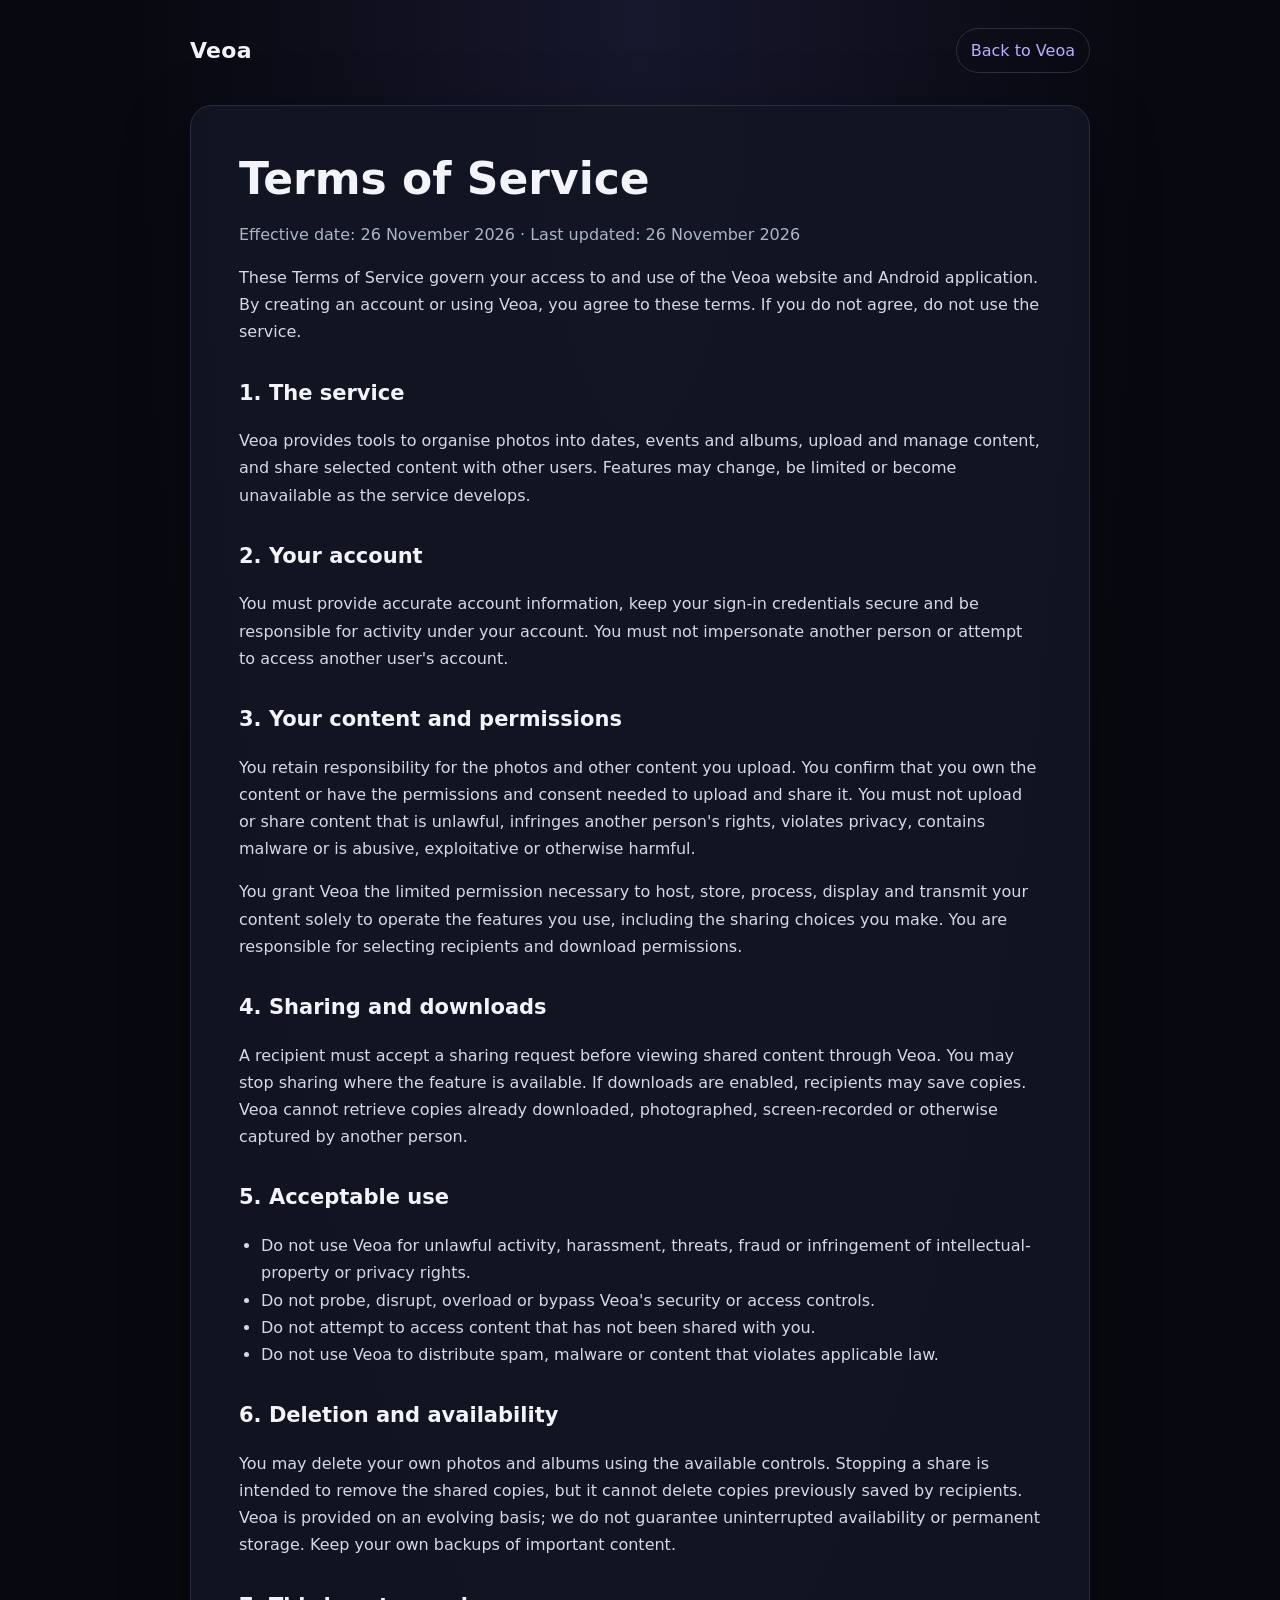
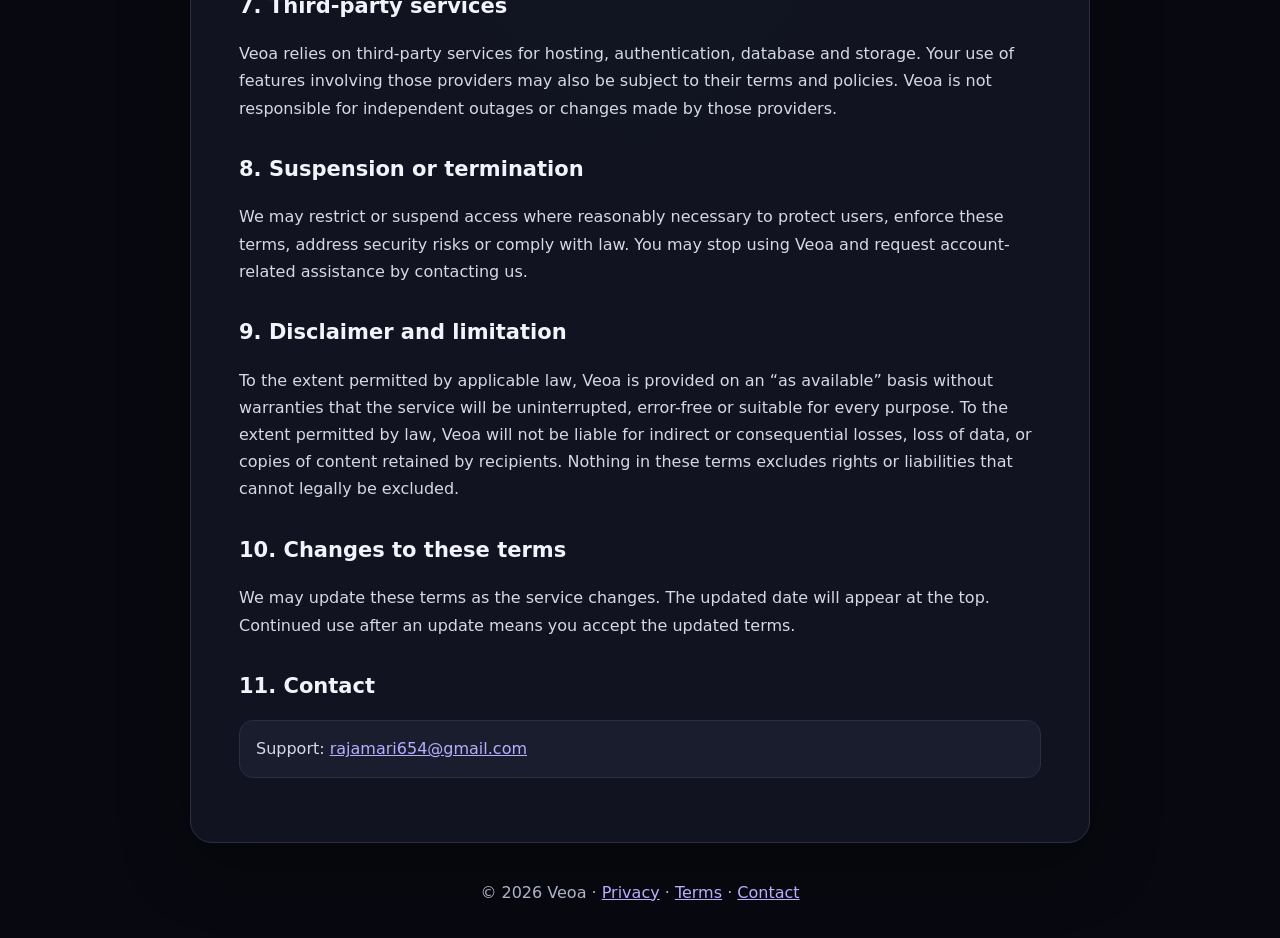
<file: terms.html>
<!doctype html>
<html lang="en">
<head>
<meta charset="utf-8">
<meta name="viewport" content="width=device-width, initial-scale=1">
<meta name="theme-color" content="#080910">
<title>Terms of Service | Veoa</title>
<style>
:root{color-scheme:dark;--bg:#080910;--panel:#121522;--text:#f3f4fb;--muted:#aeb4c8;--accent:#9c8cff;--line:#292e40}
*{box-sizing:border-box}body{margin:0;background:radial-gradient(ellipse at top,#17172d,var(--bg) 55%);color:var(--text);font:16px/1.7 system-ui,-apple-system,Segoe UI,sans-serif}
header,main,footer{width:min(900px,calc(100% - 32px));margin:auto}header{padding:28px 0 12px;display:flex;align-items:center;justify-content:space-between;gap:16px}.brand{font-weight:800;font-size:22px;letter-spacing:.3px}a{color:#b9adff}.back{text-decoration:none;border:1px solid var(--line);border-radius:999px;padding:8px 14px}main{background:rgba(18,21,34,.92);border:1px solid var(--line);border-radius:22px;padding:clamp(22px,5vw,48px);margin:20px auto 36px;box-shadow:0 20px 70px #0005}h1{font-size:clamp(30px,5vw,44px);line-height:1.15;margin:0 0 10px}h2{font-size:21px;margin:30px 0 8px}p,li{color:#d5d8e5}.muted,small{color:var(--muted)}ul{padding-left:22px}footer{padding:0 0 32px;color:var(--muted);text-align:center}.contact{padding:14px 16px;background:#1a1d2d;border:1px solid var(--line);border-radius:14px}
</style>
</head>
<body>
<header><a class="brand" href="index.html" style="text-decoration:none;color:inherit">Veoa</a><a class="back" href="index.html">Back to Veoa</a></header>
<main>
<h1>Terms of Service</h1>
<p class="muted">Effective date: 26 November 2026 · Last updated: 26 November 2026</p>
<p>These Terms of Service govern your access to and use of the Veoa website and Android application. By creating an account or using Veoa, you agree to these terms. If you do not agree, do not use the service.</p>
<h2>1. The service</h2>
<p>Veoa provides tools to organise photos into dates, events and albums, upload and manage content, and share selected content with other users. Features may change, be limited or become unavailable as the service develops.</p>
<h2>2. Your account</h2>
<p>You must provide accurate account information, keep your sign-in credentials secure and be responsible for activity under your account. You must not impersonate another person or attempt to access another user's account.</p>
<h2>3. Your content and permissions</h2>
<p>You retain responsibility for the photos and other content you upload. You confirm that you own the content or have the permissions and consent needed to upload and share it. You must not upload or share content that is unlawful, infringes another person's rights, violates privacy, contains malware or is abusive, exploitative or otherwise harmful.</p>
<p>You grant Veoa the limited permission necessary to host, store, process, display and transmit your content solely to operate the features you use, including the sharing choices you make. You are responsible for selecting recipients and download permissions.</p>
<h2>4. Sharing and downloads</h2>
<p>A recipient must accept a sharing request before viewing shared content through Veoa. You may stop sharing where the feature is available. If downloads are enabled, recipients may save copies. Veoa cannot retrieve copies already downloaded, photographed, screen-recorded or otherwise captured by another person.</p>
<h2>5. Acceptable use</h2>
<ul><li>Do not use Veoa for unlawful activity, harassment, threats, fraud or infringement of intellectual-property or privacy rights.</li><li>Do not probe, disrupt, overload or bypass Veoa's security or access controls.</li><li>Do not attempt to access content that has not been shared with you.</li><li>Do not use Veoa to distribute spam, malware or content that violates applicable law.</li></ul>
<h2>6. Deletion and availability</h2>
<p>You may delete your own photos and albums using the available controls. Stopping a share is intended to remove the shared copies, but it cannot delete copies previously saved by recipients. Veoa is provided on an evolving basis; we do not guarantee uninterrupted availability or permanent storage. Keep your own backups of important content.</p>
<h2>7. Third-party services</h2>
<p>Veoa relies on third-party services for hosting, authentication, database and storage. Your use of features involving those providers may also be subject to their terms and policies. Veoa is not responsible for independent outages or changes made by those providers.</p>
<h2>8. Suspension or termination</h2>
<p>We may restrict or suspend access where reasonably necessary to protect users, enforce these terms, address security risks or comply with law. You may stop using Veoa and request account-related assistance by contacting us.</p>
<h2>9. Disclaimer and limitation</h2>
<p>To the extent permitted by applicable law, Veoa is provided on an “as available” basis without warranties that the service will be uninterrupted, error-free or suitable for every purpose. To the extent permitted by law, Veoa will not be liable for indirect or consequential losses, loss of data, or copies of content retained by recipients. Nothing in these terms excludes rights or liabilities that cannot legally be excluded.</p>
<h2>10. Changes to these terms</h2>
<p>We may update these terms as the service changes. The updated date will appear at the top. Continued use after an update means you accept the updated terms.</p>
<h2>11. Contact</h2>
<p class="contact">Support: <a href="mailto:rajamari654@gmail.com">rajamari654@gmail.com</a></p>
</main>
<footer>© 2026 Veoa · <a href="privacy.html">Privacy</a> · <a href="terms.html">Terms</a> · <a href="mailto:rajamari654@gmail.com">Contact</a></footer>
</body></html>
</file>
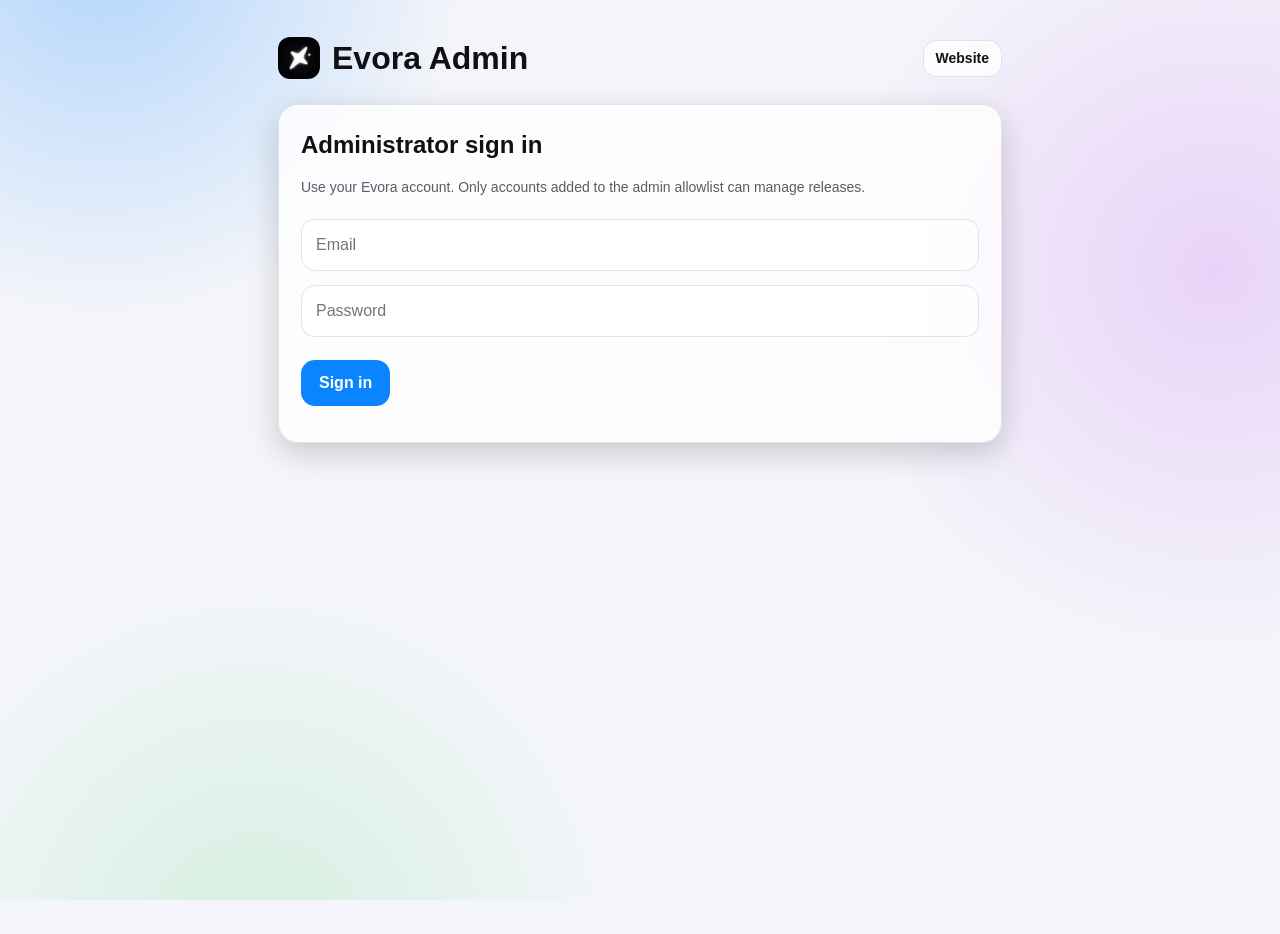
<file: Evora-Website/admin.html>
<!doctype html>
<html lang="en">
<head>
  <meta charset="utf-8">
  <meta name="viewport" content="width=device-width, initial-scale=1">
  <meta name="robots" content="noindex,nofollow">
  <title>Evora Admin · App Releases</title>
  <link rel="icon" href="/favicon-32.png">
  <link rel="stylesheet" href="/style.css">
  <style>
    .admin-wrap{max-width:760px;margin:34px auto;padding:0 18px 70px}
    .admin-card{padding:22px;margin:16px 0}
    .admin-card h2{margin:0 0 12px}
    .admin-card input,.admin-card textarea{width:100%;padding:13px 14px;border-radius:14px;border:1px solid var(--line);background:var(--card);color:var(--ink);font:inherit;margin:7px 0}
    .admin-card textarea{min-height:90px;resize:vertical}
    .release{padding:14px 0;border-top:1px solid var(--line)}
    .release:first-child{border-top:0}
    .status{font-size:12px;letter-spacing:.06em;color:var(--dim)}
    .admin-head{display:flex;align-items:center;gap:12px;margin-bottom:22px}
    .admin-head img{width:42px;height:42px;border-radius:12px}
    .admin-head h1{margin:0;flex:1}
    .check{display:flex;align-items:center;gap:10px;margin:12px 0}
    .check input{width:auto;margin:0}
  </style>
</head>
<body>
  <main class="admin-wrap">
    <header class="admin-head"><img src="/icon-192.png" alt="Evora"><h1>Evora Admin</h1><a class="btn ghost small" href="/">Website</a></header>
    <section id="login" class="glass admin-card">
      <h2>Administrator sign in</h2>
      <p class="dim">Use your Evora account. Only accounts added to the admin allowlist can manage releases.</p>
      <input id="email" type="email" autocomplete="username" placeholder="Email">
      <input id="password" type="password" autocomplete="current-password" placeholder="Password">
      <button id="signIn" class="btn mt">Sign in</button>
      <p id="loginError" class="err" role="alert"></p>
    </section>
    <section id="panel" hidden>
      <div class="row" style="justify-content:space-between;margin-bottom:14px">
        <span id="signedIn" class="dim"></span>
        <button id="signOut" class="btn ghost small">Sign out</button>
      </div>
      <section class="glass admin-card">
        <h2>Prepare a release</h2>
        <p class="dim">Uploading creates a prepared release only. It does not notify users until you publish it below.</p>
        <input id="version" type="text" placeholder="Version name, e.g. 1.0.1">
        <input id="code" type="number" min="1" step="1" placeholder="Android version code, e.g. 2">
        <textarea id="notes" placeholder="Release notes"></textarea>
        <label class="check"><input id="mandatory" type="checkbox"> Mandatory update</label>
        <input id="apk" type="file" accept=".apk,application/vnd.android.package-archive">
        <button id="prepare" class="btn mt">Upload APK and prepare</button>
        <p id="prepareError" class="err" role="alert"></p>
      </section>
      <section class="glass admin-card">
        <h2>Release history</h2>
        <div id="releases" class="dim">Loading…</div>
      </section>
    </section>
  </main>
  <div id="toast" role="status"></div>
  <script src="/admin.js"></script>
</body>
</html>
</file>
<file: style.css>
:root { --bg:#050507; --ink:#f5f5f7; --dim:#a1a1aa; --card:rgba(255,255,255,.07); --line:rgba(255,255,255,.14); --accent:#0a84ff; --green:#30d158; --red:#ff453a; --orange:#ff9f0a; }
@media (prefers-color-scheme: light) {
  :root { --bg:#f4f5fa; --ink:#111114; --dim:#5b5b66; --card:rgba(255,255,255,.78); --line:rgba(0,0,0,.1); }
}
* { box-sizing: border-box; }
[hidden] { display: none !important; }
body { margin:0; min-height:100vh; color:var(--ink); background:var(--bg);
  font-family: Inter, -apple-system, "Segoe UI", Roboto, Helvetica, Arial, sans-serif; line-height:1.5;
  background-image: radial-gradient(520px 520px at 8% -5%, rgba(10,132,255,.28), transparent 70%),
                    radial-gradient(560px 560px at 95% 30%, rgba(191,90,242,.22), transparent 70%),
                    radial-gradient(520px 520px at 20% 105%, rgba(48,209,88,.16), transparent 70%);
  background-attachment: fixed; }
a { color: var(--accent); }
.wrap { max-width: 1100px; margin: 0 auto; padding: 20px 18px 90px; }
.glass { background:var(--card); border:1px solid var(--line); border-radius:20px;
  backdrop-filter: blur(18px); -webkit-backdrop-filter: blur(18px); box-shadow: 0 10px 30px rgba(0,0,0,.18); }
.btn { appearance:none; border:0; border-radius:14px; padding:11px 18px; font:inherit; font-weight:600; cursor:pointer;
  background:var(--accent); color:#fff; text-decoration:none; display:inline-block; }
.btn.ghost { background:var(--card); color:var(--ink); border:1px solid var(--line); }
.btn.red { background:var(--red); } .btn.green { background:var(--green); color:#04210d; }
.btn.small { padding:7px 12px; font-size:14px; }
.btn:disabled { opacity:.5; cursor:default; }
.row { display:flex; gap:10px; align-items:center; flex-wrap:wrap; }
.mt { margin-top:16px; } .flex1 { flex:1; }
.dim { color:var(--dim); font-size:14px; }
.err { color:var(--red); margin-top:10px; font-size:14px; }
input[type=text], input[type=email], input[type=password] { width:100%; padding:13px 14px; border-radius:14px; border:1px solid var(--line);
  background:var(--card); color:var(--ink); font:inherit; margin-top:10px; }
.hidden { display:none; }

/* landing page */
.top { max-width:1100px; margin:0 auto; display:flex; align-items:center; gap:12px; padding:16px 18px; }
.top img { width:40px; height:40px; border-radius:11px; }
.top .brand { font-size:22px; font-weight:700; letter-spacing:-.4px; flex:1; }
.hero { max-width:820px; margin:0 auto; padding:48px 18px 18px; text-align:center; }
.hero h1 { font-size:clamp(32px,6vw,52px); letter-spacing:-1.2px; line-height:1.1; margin:0 0 16px; }
.hero p { font-size:18px; color:var(--dim); margin:0 auto 24px; max-width:640px; }
section.block { max-width:1000px; margin:0 auto; padding:34px 18px; }
section.block h2 { font-size:28px; letter-spacing:-.6px; margin:0 0 18px; }
.cards { display:grid; grid-template-columns:repeat(auto-fit,minmax(230px,1fr)); gap:16px; }
.cards .glass { padding:18px; } .cards h3 { margin:0 0 6px; font-size:18px; } .cards p { margin:0; color:var(--dim); font-size:15px; }
ol.steps { padding-left:22px; } ol.steps li { margin:8px 0; }
details.glass { padding:14px 18px; margin:10px 0; } details summary { cursor:pointer; font-weight:600; }
details p { margin:10px 0 2px; color:var(--dim); }
footer.site { text-align:center; padding:30px 18px 60px; color:var(--dim); font-size:14px; }
.login { max-width:400px; margin:0 auto; padding:26px; }
.login h2 { margin:0 0 6px; font-size:24px; }

/* app */
header.appbar { display:flex; align-items:center; gap:12px; padding:10px 0 22px; flex-wrap:wrap; }
header.appbar img { width:40px; height:40px; border-radius:11px; }
header.appbar h1 { margin:0; font-size:22px; letter-spacing:-.4px; flex:1; }
.tabs { display:inline-flex; padding:4px; gap:4px; border-radius:16px; margin:12px 0 22px; flex-wrap:wrap; }
.tabs button { border:0; background:transparent; color:var(--ink); padding:9px 16px; border-radius:12px; font:inherit; font-weight:600; cursor:pointer; }
.tabs button.on { background:var(--accent); color:#fff; }
.badge { background:var(--red); color:#fff; border-radius:10px; padding:1px 7px; font-size:12px; margin-left:6px; }
.enc { padding:12px 16px; border-radius:16px; border:1px solid var(--line); background:var(--card); display:flex; gap:12px; align-items:center; justify-content:space-between; flex-wrap:wrap; font-size:14px; }
.enc.ok { color:var(--green); justify-content:flex-start; }
.sender { margin:26px 0 12px; display:flex; align-items:center; gap:10px; font-weight:700; }
.av { width:34px; height:34px; border-radius:50%; display:grid; place-items:center; color:#fff; font-weight:700; background:linear-gradient(135deg,#0a84ff,#5e5ce6); }
.grid { display:grid; grid-template-columns:repeat(auto-fill,minmax(250px,1fr)); gap:16px; }
.card { padding:16px; } .card.click { cursor:pointer; transition:transform .15s; } .card.click:hover { transform:translateY(-2px); }
.card h3 { margin:0 0 4px; font-size:17px; }
.pill { font-size:12px; padding:3px 9px; border-radius:20px; border:1px solid var(--line); color:var(--dim); display:inline-block; }
.pill.ok { color:var(--green); border-color:var(--green); } .pill.warn { color:var(--orange); border-color:var(--orange); } .pill.bad { color:var(--red); border-color:var(--red); }
.photos { display:grid; grid-template-columns:repeat(auto-fill,minmax(170px,1fr)); gap:10px; margin-top:16px; }
.ph { position:relative; aspect-ratio:1; border-radius:14px; overflow:hidden; background:rgba(128,128,128,.18); cursor:zoom-in; }
.ph img { width:100%; height:100%; object-fit:cover; display:block; opacity:0; transition:opacity .25s; }
.ph img.in { opacity:1; }
.ph .dl { position:absolute; right:8px; bottom:8px; width:34px; height:34px; border-radius:50%; border:0; cursor:pointer; background:rgba(0,0,0,.6); color:#fff; font-size:16px; }
.empty { text-align:center; padding:60px 10px; color:var(--dim); }
.form { max-width:560px; padding:22px; }
.form label.chk { display:flex; gap:10px; align-items:flex-start; margin-top:14px; cursor:pointer; }
.form label.chk input { margin-top:4px; width:18px; height:18px; }
.previews { display:flex; gap:6px; flex-wrap:wrap; margin-top:12px; }
.previews img { width:56px; height:56px; object-fit:cover; border-radius:10px; }
.progress { height:8px; border-radius:6px; background:var(--line); overflow:hidden; margin-top:14px; }
.progress .bar { height:100%; width:0; background:var(--accent); transition:width .2s; }

/* dialog, lightbox, toast */
.modal { position:fixed; inset:0; background:rgba(0,0,0,.55); display:grid; place-items:center; z-index:40; padding:16px; }
.modal-card { max-width:440px; width:100%; padding:24px; background:var(--bg); }
.modal-card h2 { margin:0 0 8px; }
#lb { position:fixed; inset:0; background:rgba(0,0,0,.94); display:none; z-index:20; align-items:center; justify-content:center; }
#lb.on { display:flex; }
#lb img { max-width:94vw; max-height:86vh; border-radius:8px; }
#lb .bar { position:absolute; top:0; left:0; right:0; display:flex; gap:10px; align-items:center; padding:14px; color:#fff; }
#lb .nav { position:absolute; top:50%; transform:translateY(-50%); width:46px; height:46px; border-radius:50%; border:0; background:rgba(255,255,255,.16); color:#fff; font-size:22px; cursor:pointer; }
#lb .nav.prev { left:16px; } #lb .nav.next { right:16px; }
#toast { position:fixed; left:50%; bottom:26px; transform:translateX(-50%); background:#111; color:#fff; padding:12px 18px; border-radius:14px; display:none; z-index:50; max-width:90vw; }

.login .btn { width:100%; margin-top:12px; text-align:center; }
.login .btn.small { width:auto; margin-top:6px; }
.login .divider { text-align:center; color:var(--dim); font-size:13px; margin-top:14px; }

.notes { width:100%; margin-top:6px; padding:10px 12px; border-radius:12px; border:1px solid var(--line); background:var(--card); color:var(--ink); font:inherit; }
</file>
